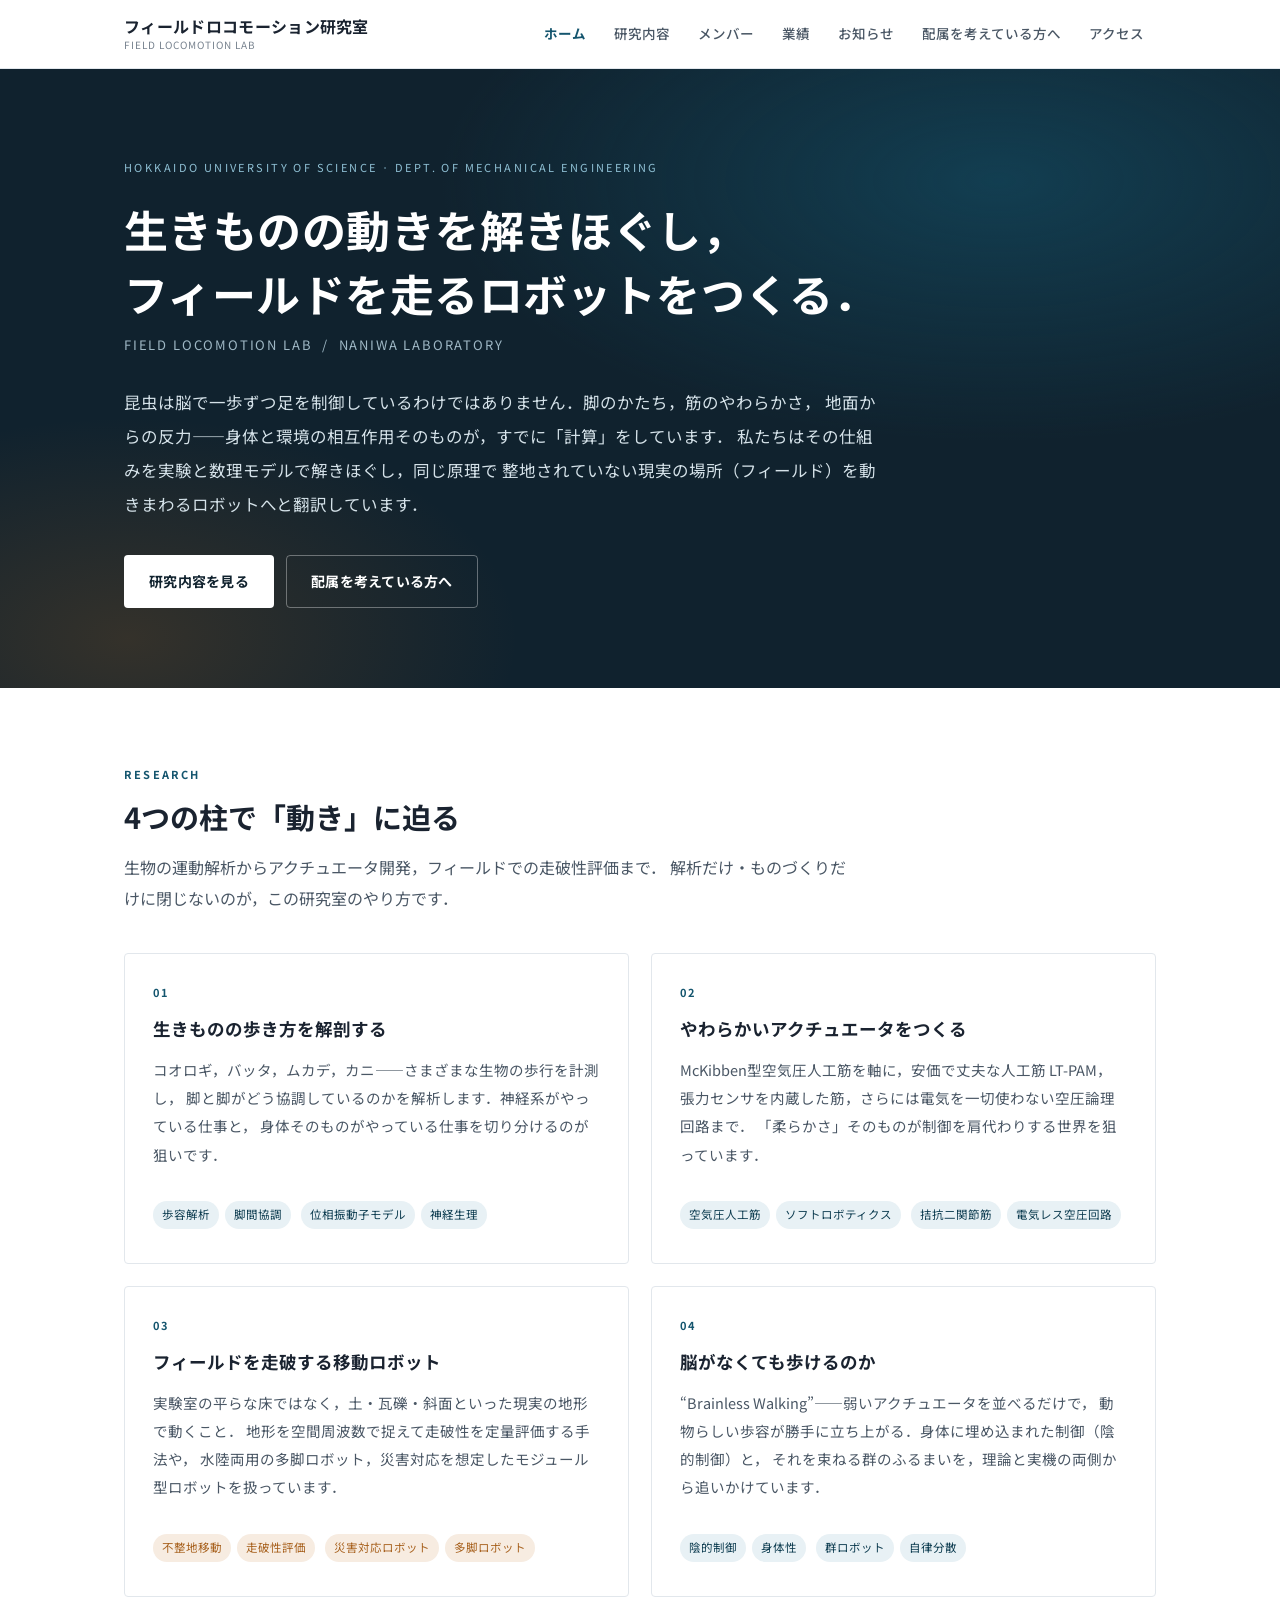
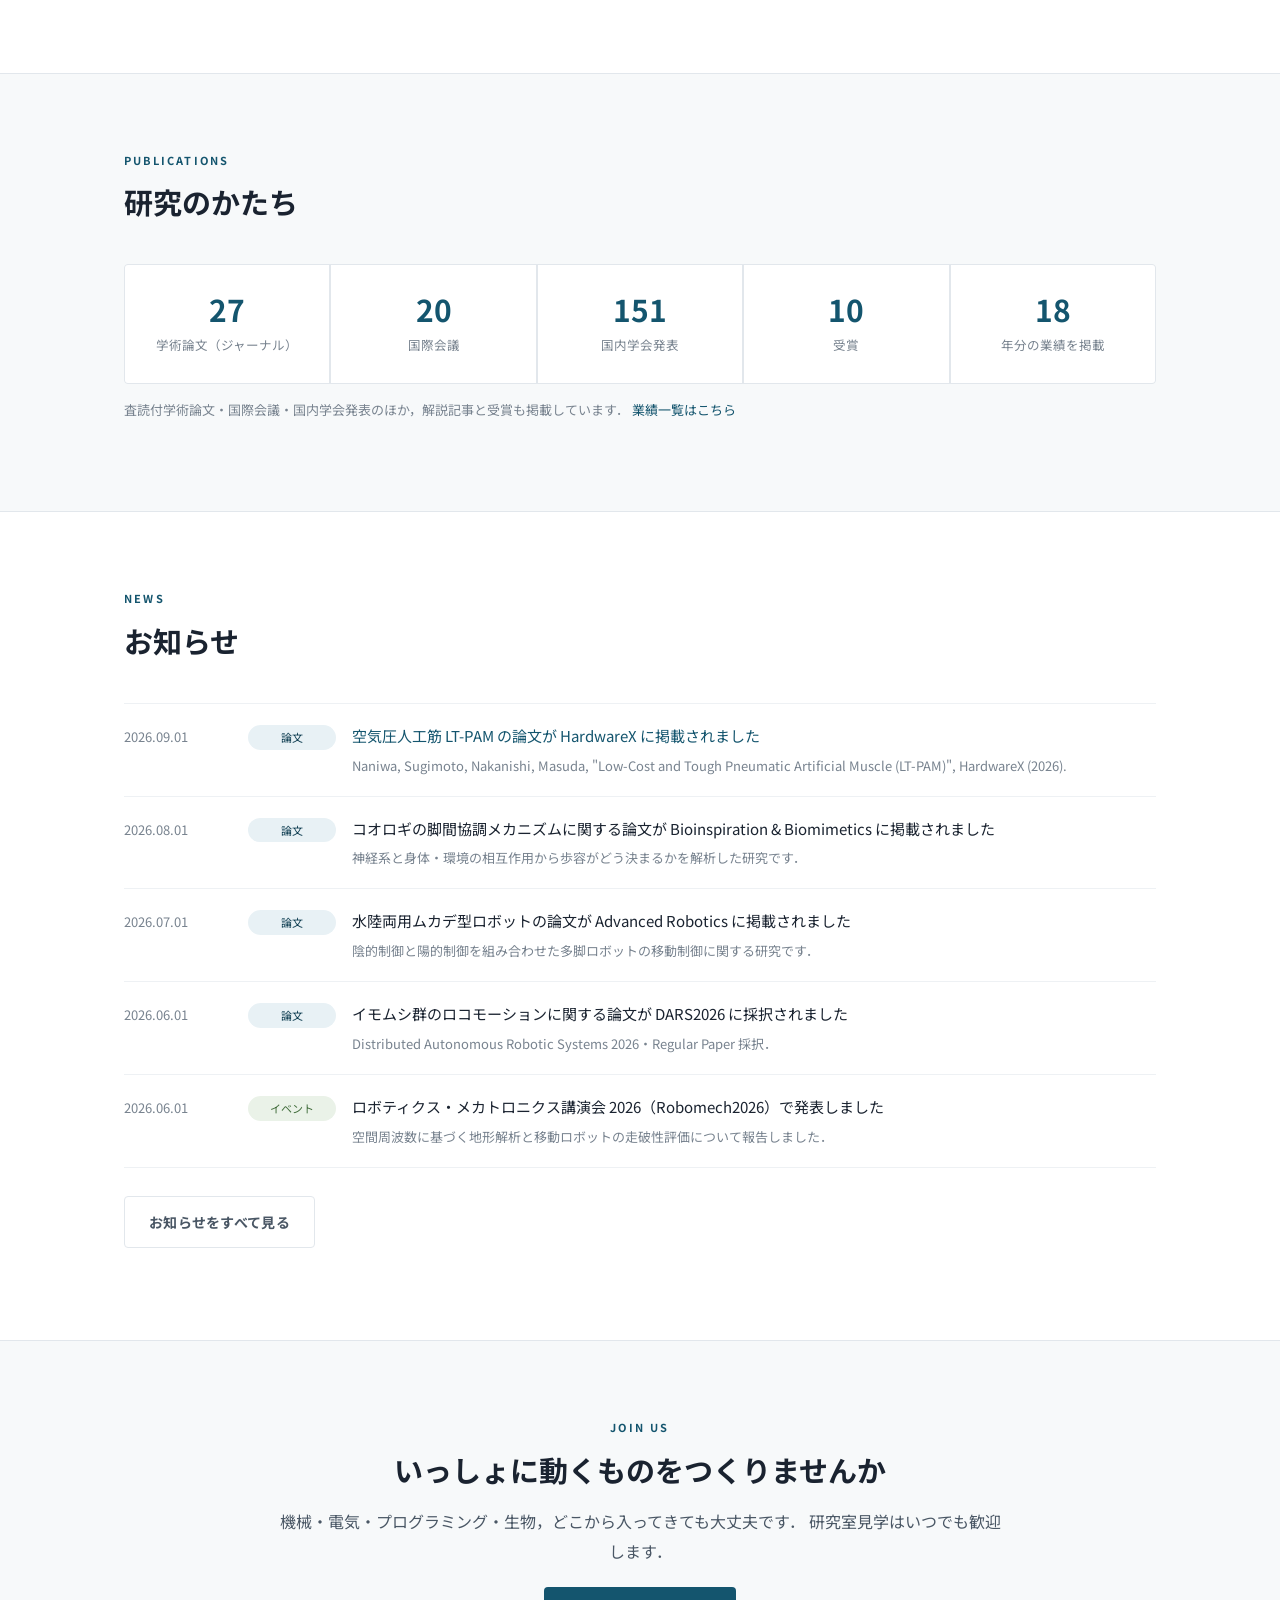
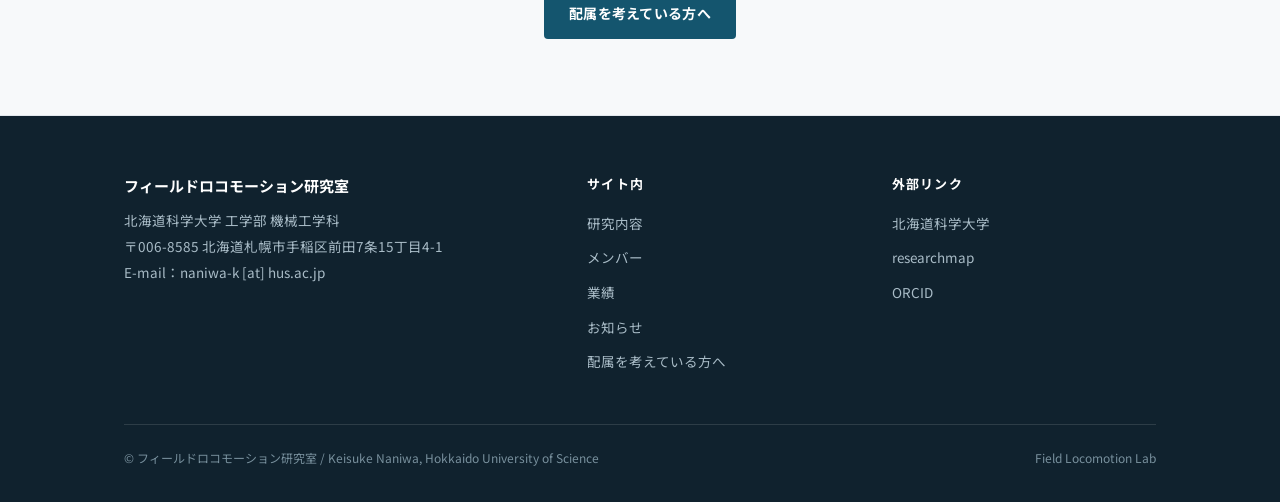
<file: index.html>
<!DOCTYPE html>
<html lang="ja">
<head>
<meta charset="UTF-8">
<meta name="viewport" content="width=device-width, initial-scale=1">
<title>フィールドロコモーション研究室 | 北海道科学大学 工学部 機械工学科 浪花研究室</title>
<meta name="description" content="北海道科学大学 工学部 機械工学科 フィールドロコモーション研究室（浪花研）の公式サイト．生物のロコモーション解析，空気圧人工筋などのソフトアクチュエータ，不整地を走破する移動ロボットの研究を行っています．">
<meta property="og:title" content="フィールドロコモーション研究室 | 北海道科学大学 工学部 機械工学科 浪花研究室">
<meta property="og:description" content="北海道科学大学 工学部 機械工学科 フィールドロコモーション研究室（浪花研）の公式サイト．生物のロコモーション解析，空気圧人工筋などのソフトアクチュエータ，不整地を走破する移動ロボットの研究を行っています．">
<meta property="og:type" content="website">
<meta property="og:site_name" content="フィールドロコモーション研究室 | 北海道科学大学 工学部 機械工学科 浪花研究室">
<link rel="preconnect" href="https://fonts.googleapis.com">
<link rel="preconnect" href="https://fonts.gstatic.com" crossorigin>
<link href="https://fonts.googleapis.com/css2?family=Noto+Sans+JP:wght@400;500;700&display=swap" rel="stylesheet">
<link rel="stylesheet" href="assets/style.css">
</head>
<body>

<header class="site-header">
  <div class="wrap header-inner">
    <div class="brand">
      <a href="index.html">
        <span class="brand-ja" data-site="lab">フィールドロコモーション研究室</span>
        <span class="brand-en" data-site="labEn">Field Locomotion Lab</span>
      </a>
    </div>
    <button class="nav-toggle" aria-expanded="false" aria-label="メニュー">MENU</button>
    <nav class="nav">
      <a href="index.html" aria-current="page">ホーム</a>
      <a href="research.html">研究内容</a>
      <a href="members.html">メンバー</a>
      <a href="publications.html">業績</a>
      <a href="news.html">お知らせ</a>
      <a href="join.html">配属を考えている方へ</a>
      <a href="access.html">アクセス</a>
    </nav>
  </div>
</header>

<section class="hero">
  <div class="wrap">
    <p class="hero-eyebrow">Hokkaido University of Science &middot; Dept. of Mechanical Engineering</p>
    <h1>生きものの動きを解きほぐし，<br>フィールドを走るロボットをつくる．</h1>
    <p class="hero-en">FIELD LOCOMOTION LAB &nbsp;/&nbsp; NANIWA LABORATORY</p>
    <p class="lead">
      昆虫は脳で一歩ずつ足を制御しているわけではありません．脚のかたち，筋のやわらかさ，
      地面からの反力——身体と環境の相互作用そのものが，すでに「計算」をしています．
      私たちはその仕組みを実験と数理モデルで解きほぐし，同じ原理で
      整地されていない現実の場所（フィールド）を動きまわるロボットへと翻訳しています．
    </p>
    <div class="hero-actions">
      <a class="btn btn-primary" href="research.html">研究内容を見る</a>
      <a class="btn btn-ghost" href="join.html">配属を考えている方へ</a>
    </div>
  </div>
</section>

<section class="section">
  <div class="wrap">
    <div class="section-head">
      <span class="eyebrow">Research</span>
      <h2>4つの柱で「動き」に迫る</h2>
      <p>生物の運動解析からアクチュエータ開発，フィールドでの走破性評価まで．
         解析だけ・ものづくりだけに閉じないのが，この研究室のやり方です．</p>
    </div>
    <div class="grid grid-2">
      <div class="card">
        <div class="num">01</div>
        <h3>生きものの歩き方を解剖する</h3>
        <p>コオロギ，バッタ，ムカデ，カニ——さまざまな生物の歩行を計測し，
           脚と脚がどう協調しているのかを解析します．神経系がやっている仕事と，
           身体そのものがやっている仕事を切り分けるのが狙いです．</p>
        <div class="tags">
          <span class="tag">歩容解析</span><span class="tag">脚間協調</span>
          <span class="tag">位相振動子モデル</span><span class="tag">神経生理</span>
        </div>
      </div>
      <div class="card">
        <div class="num">02</div>
        <h3>やわらかいアクチュエータをつくる</h3>
        <p>McKibben型空気圧人工筋を軸に，安価で丈夫な人工筋 LT-PAM，
           張力センサを内蔵した筋，さらには電気を一切使わない空圧論理回路まで．
           「柔らかさ」そのものが制御を肩代わりする世界を狙っています．</p>
        <div class="tags">
          <span class="tag">空気圧人工筋</span><span class="tag">ソフトロボティクス</span>
          <span class="tag">拮抗二関節筋</span><span class="tag">電気レス空圧回路</span>
        </div>
      </div>
      <div class="card">
        <div class="num">03</div>
        <h3>フィールドを走破する移動ロボット</h3>
        <p>実験室の平らな床ではなく，土・瓦礫・斜面といった現実の地形で動くこと．
           地形を空間周波数で捉えて走破性を定量評価する手法や，
           水陸両用の多脚ロボット，災害対応を想定したモジュール型ロボットを扱っています．</p>
        <div class="tags">
          <span class="tag tag-earth">不整地移動</span><span class="tag tag-earth">走破性評価</span>
          <span class="tag tag-earth">災害対応ロボット</span><span class="tag tag-earth">多脚ロボット</span>
        </div>
      </div>
      <div class="card">
        <div class="num">04</div>
        <h3>脳がなくても歩けるのか</h3>
        <p>“Brainless Walking”——弱いアクチュエータを並べるだけで，
           動物らしい歩容が勝手に立ち上がる．身体に埋め込まれた制御（陰的制御）と，
           それを束ねる群のふるまいを，理論と実機の両側から追いかけています．</p>
        <div class="tags">
          <span class="tag">陰的制御</span><span class="tag">身体性</span>
          <span class="tag">群ロボット</span><span class="tag">自律分散</span>
        </div>
      </div>
    </div>
  </div>
</section>

<section class="section section-alt">
  <div class="wrap">
    <div class="section-head">
      <span class="eyebrow">Publications</span>
      <h2>研究のかたち</h2>
    </div>
    <div class="stats" data-pubstats></div>
    <p class="small muted" style="margin-top:14px">
      査読付学術論文・国際会議・国内学会発表のほか，解説記事と受賞も掲載しています．
      <a href="publications.html">業績一覧はこちら</a>
    </p>
  </div>
</section>

<section class="section">
  <div class="wrap">
    <div class="section-head">
      <span class="eyebrow">News</span>
      <h2>お知らせ</h2>
    </div>
    <div data-news="5"></div>
    <p style="margin-top:28px"><a class="btn btn-line" href="news.html">お知らせをすべて見る</a></p>
  </div>
</section>

<section class="section section-alt">
  <div class="wrap narrow center">
    <div class="section-head" style="margin-bottom:20px">
      <span class="eyebrow">Join us</span>
      <h2>いっしょに動くものをつくりませんか</h2>
      <p style="margin-left:auto;margin-right:auto">
        機械・電気・プログラミング・生物，どこから入ってきても大丈夫です．
        研究室見学はいつでも歓迎します．
      </p>
    </div>
    <a class="btn btn-solid" href="join.html">配属を考えている方へ</a>
  </div>
</section>

<footer class="site-footer">
  <div class="wrap">
    <div class="footer-grid">
      <div>
        <p class="footer-lab"><span data-site="lab">フィールドロコモーション研究室</span></p>
        <p class="footer-addr">
          <span data-site="univ">北海道科学大学</span> <span data-site="dept">工学部 機械工学科</span><br>
          <span data-site="zip">〒006-8585</span> <span data-site="address">北海道札幌市手稲区前田7条15丁目4-1</span><br>
          E-mail：<span data-site="email">naniwa-k [at] hus.ac.jp</span>
        </p>
      </div>
      <div>
        <h4>サイト内</h4>
        <ul>
          <li><a href="research.html">研究内容</a></li>
          <li><a href="members.html">メンバー</a></li>
          <li><a href="publications.html">業績</a></li>
          <li><a href="news.html">お知らせ</a></li>
          <li><a href="join.html">配属を考えている方へ</a></li>
        </ul>
      </div>
      <div>
        <h4>外部リンク</h4>
        <ul>
          <li><a href="https://www.hus.ac.jp/" data-site-href="univUrl" target="_blank" rel="noopener"><span data-site="univ">北海道科学大学</span></a></li>
        </ul>
        <ul data-site-links>
          <li><a href="https://researchmap.jp/Naniwa_K" target="_blank" rel="noopener">researchmap</a></li>
          <li><a href="https://orcid.org/0000-0003-3171-958X" target="_blank" rel="noopener">ORCID</a></li>
        </ul>
      </div>
    </div>
    <div class="footer-bottom">
      <span>&copy; <span data-site="lab">フィールドロコモーション研究室</span> / <span data-site="piEn">Keisuke Naniwa</span>, <span data-site="univEn">Hokkaido University of Science</span></span>
      <span data-site="labEn">Field Locomotion Lab</span>
    </div>
  </div>
</footer>

<script src="assets/site.js"></script>

</body>
</html>
</file>
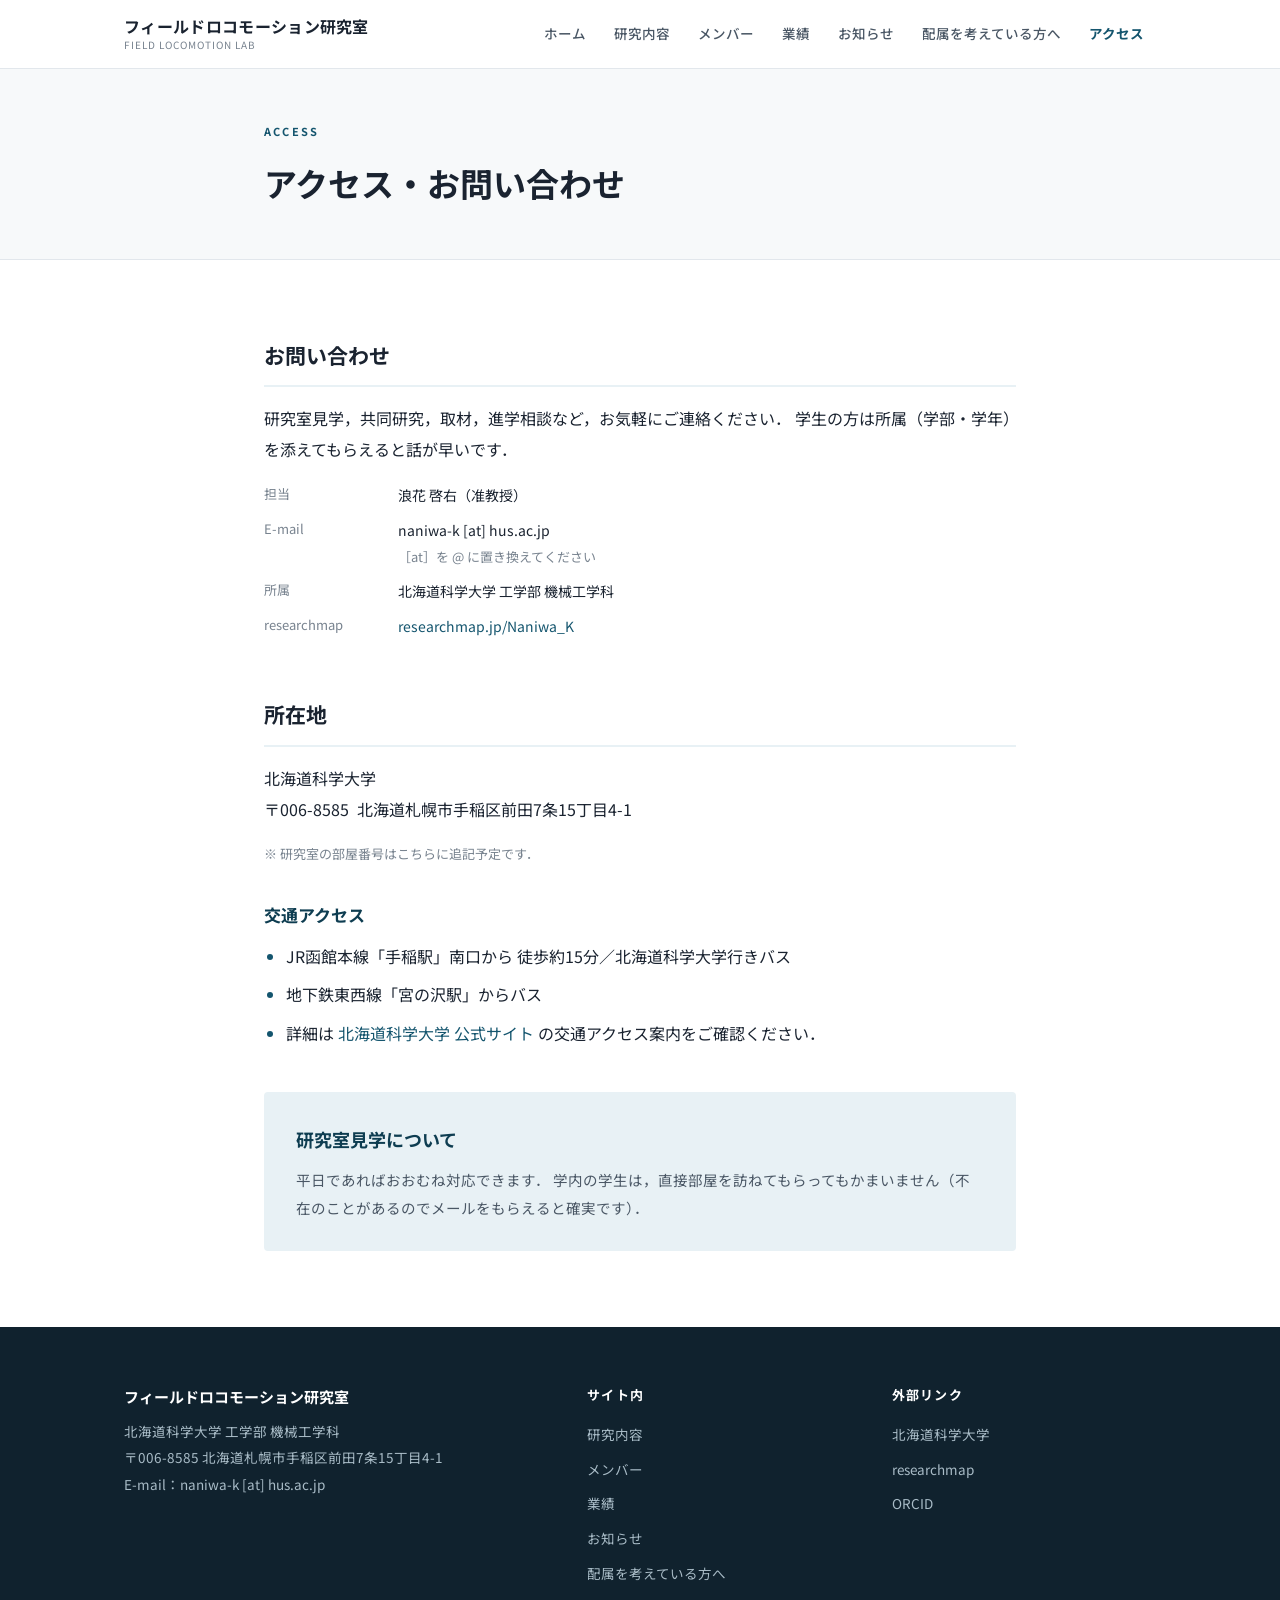
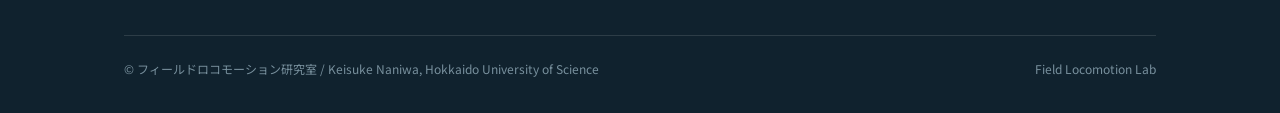
<file: access.html>
<!DOCTYPE html>
<html lang="ja">
<head>
<meta charset="UTF-8">
<meta name="viewport" content="width=device-width, initial-scale=1">
<title>アクセス・お問い合わせ | フィールドロコモーション研究室 | 北海道科学大学 機械工学科</title>
<meta name="description" content="北海道科学大学 工学部 機械工学科 フィールドロコモーション研究室（浪花研）の公式サイト．生物のロコモーション解析，空気圧人工筋などのソフトアクチュエータ，不整地を走破する移動ロボットの研究を行っています．">
<meta property="og:title" content="アクセス・お問い合わせ | フィールドロコモーション研究室 | 北海道科学大学 機械工学科">
<meta property="og:description" content="北海道科学大学 工学部 機械工学科 フィールドロコモーション研究室（浪花研）の公式サイト．生物のロコモーション解析，空気圧人工筋などのソフトアクチュエータ，不整地を走破する移動ロボットの研究を行っています．">
<meta property="og:type" content="website">
<meta property="og:site_name" content="フィールドロコモーション研究室 | 北海道科学大学 工学部 機械工学科 浪花研究室">
<link rel="preconnect" href="https://fonts.googleapis.com">
<link rel="preconnect" href="https://fonts.gstatic.com" crossorigin>
<link href="https://fonts.googleapis.com/css2?family=Noto+Sans+JP:wght@400;500;700&display=swap" rel="stylesheet">
<link rel="stylesheet" href="assets/style.css">
</head>
<body>

<header class="site-header">
  <div class="wrap header-inner">
    <div class="brand">
      <a href="index.html">
        <span class="brand-ja" data-site="lab">フィールドロコモーション研究室</span>
        <span class="brand-en" data-site="labEn">Field Locomotion Lab</span>
      </a>
    </div>
    <button class="nav-toggle" aria-expanded="false" aria-label="メニュー">MENU</button>
    <nav class="nav">
      <a href="index.html">ホーム</a>
      <a href="research.html">研究内容</a>
      <a href="members.html">メンバー</a>
      <a href="publications.html">業績</a>
      <a href="news.html">お知らせ</a>
      <a href="join.html">配属を考えている方へ</a>
      <a href="access.html" aria-current="page">アクセス</a>
    </nav>
  </div>
</header>

<div class="page-head">
  <div class="wrap narrow">
    <span class="eyebrow">Access</span>
    <h1>アクセス・お問い合わせ</h1>
    
  </div>
</div>

<section class="section">
  <div class="wrap narrow prose">

    <h2>お問い合わせ</h2>
    <p>
      研究室見学，共同研究，取材，進学相談など，お気軽にご連絡ください．
      学生の方は所属（学部・学年）を添えてもらえると話が早いです．
    </p>
    <dl class="dl" style="margin-bottom:28px">
      <dt>担当</dt><dd>浪花 啓右（准教授）</dd>
      <dt>E-mail</dt><dd>naniwa-k [at] hus.ac.jp<br><span class="small muted">［at］を @ に置き換えてください</span></dd>
      <dt>所属</dt><dd>北海道科学大学 工学部 機械工学科</dd>
      <dt>researchmap</dt><dd><a href="https://researchmap.jp/Naniwa_K" target="_blank" rel="noopener">researchmap.jp/Naniwa_K</a></dd>
    </dl>

    <h2>所在地</h2>
    <p>
      北海道科学大学<br>
      〒006-8585 &nbsp;北海道札幌市手稲区前田7条15丁目4-1
    </p>
    <p class="small muted">※ 研究室の部屋番号はこちらに追記予定です．</p>

    <h3>交通アクセス</h3>
    <ul>
      <li>JR函館本線「手稲駅」南口から 徒歩約15分／北海道科学大学行きバス</li>
      <li>地下鉄東西線「宮の沢駅」からバス</li>
      <li>詳細は
        <a href="https://www.hus.ac.jp/" target="_blank" rel="noopener">北海道科学大学 公式サイト</a>
        の交通アクセス案内をご確認ください．</li>
    </ul>

    <div class="callout">
      <h3>研究室見学について</h3>
      <p>
        平日であればおおむね対応できます．
        学内の学生は，直接部屋を訪ねてもらってもかまいません（不在のことがあるのでメールをもらえると確実です）．
      </p>
    </div>

  </div>
</section>

<footer class="site-footer">
  <div class="wrap">
    <div class="footer-grid">
      <div>
        <p class="footer-lab"><span data-site="lab">フィールドロコモーション研究室</span></p>
        <p class="footer-addr">
          <span data-site="univ">北海道科学大学</span> <span data-site="dept">工学部 機械工学科</span><br>
          <span data-site="zip">〒006-8585</span> <span data-site="address">北海道札幌市手稲区前田7条15丁目4-1</span><br>
          E-mail：<span data-site="email">naniwa-k [at] hus.ac.jp</span>
        </p>
      </div>
      <div>
        <h4>サイト内</h4>
        <ul>
          <li><a href="research.html">研究内容</a></li>
          <li><a href="members.html">メンバー</a></li>
          <li><a href="publications.html">業績</a></li>
          <li><a href="news.html">お知らせ</a></li>
          <li><a href="join.html">配属を考えている方へ</a></li>
        </ul>
      </div>
      <div>
        <h4>外部リンク</h4>
        <ul>
          <li><a href="https://www.hus.ac.jp/" data-site-href="univUrl" target="_blank" rel="noopener"><span data-site="univ">北海道科学大学</span></a></li>
        </ul>
        <ul data-site-links>
          <li><a href="https://researchmap.jp/Naniwa_K" target="_blank" rel="noopener">researchmap</a></li>
          <li><a href="https://orcid.org/0000-0003-3171-958X" target="_blank" rel="noopener">ORCID</a></li>
        </ul>
      </div>
    </div>
    <div class="footer-bottom">
      <span>&copy; <span data-site="lab">フィールドロコモーション研究室</span> / <span data-site="piEn">Keisuke Naniwa</span>, <span data-site="univEn">Hokkaido University of Science</span></span>
      <span data-site="labEn">Field Locomotion Lab</span>
    </div>
  </div>
</footer>

<script src="assets/site.js"></script>

</body>
</html>
</file>
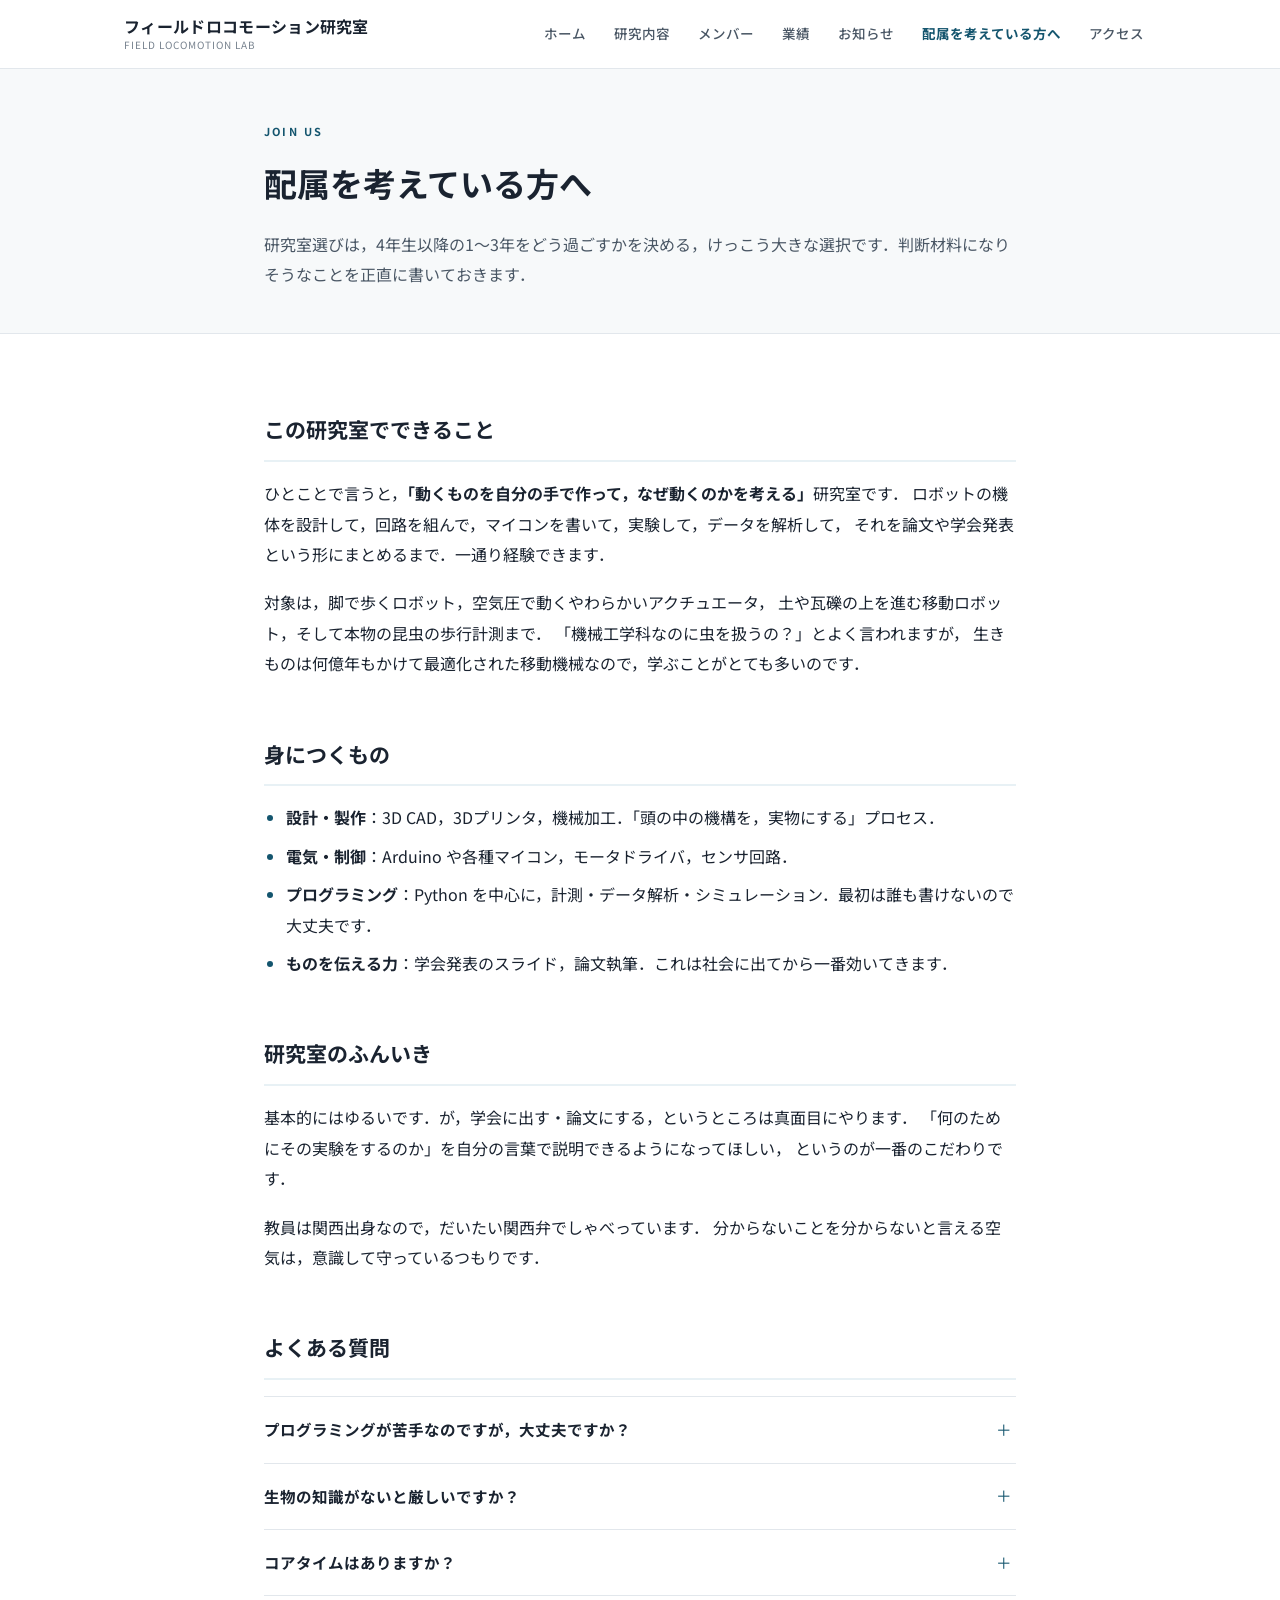
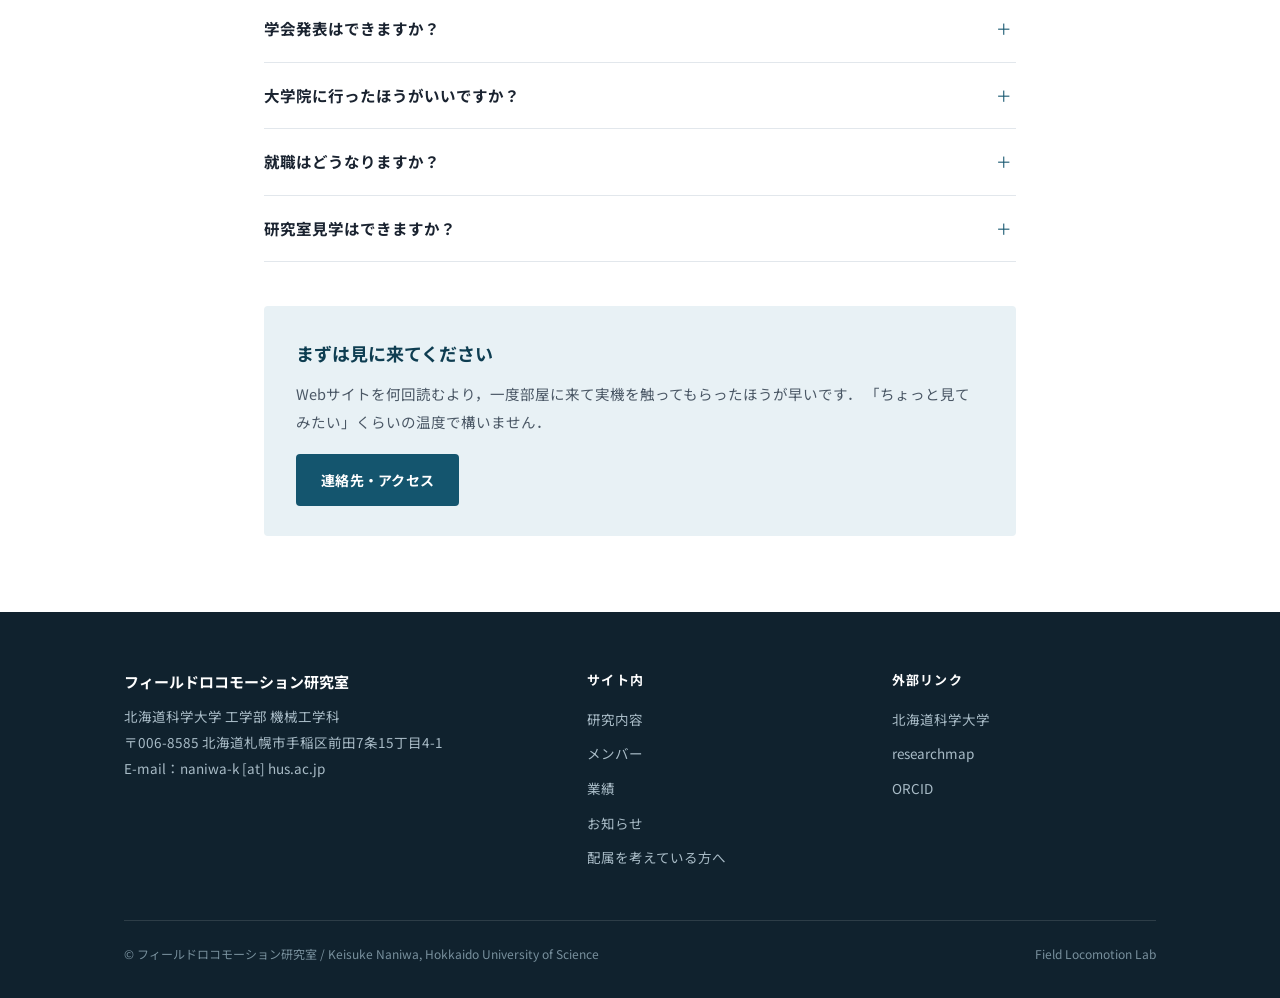
<file: join.html>
<!DOCTYPE html>
<html lang="ja">
<head>
<meta charset="UTF-8">
<meta name="viewport" content="width=device-width, initial-scale=1">
<title>配属を考えている方へ | フィールドロコモーション研究室 | 北海道科学大学 機械工学科</title>
<meta name="description" content="北海道科学大学 工学部 機械工学科 フィールドロコモーション研究室（浪花研）の公式サイト．生物のロコモーション解析，空気圧人工筋などのソフトアクチュエータ，不整地を走破する移動ロボットの研究を行っています．">
<meta property="og:title" content="配属を考えている方へ | フィールドロコモーション研究室 | 北海道科学大学 機械工学科">
<meta property="og:description" content="北海道科学大学 工学部 機械工学科 フィールドロコモーション研究室（浪花研）の公式サイト．生物のロコモーション解析，空気圧人工筋などのソフトアクチュエータ，不整地を走破する移動ロボットの研究を行っています．">
<meta property="og:type" content="website">
<meta property="og:site_name" content="フィールドロコモーション研究室 | 北海道科学大学 工学部 機械工学科 浪花研究室">
<link rel="preconnect" href="https://fonts.googleapis.com">
<link rel="preconnect" href="https://fonts.gstatic.com" crossorigin>
<link href="https://fonts.googleapis.com/css2?family=Noto+Sans+JP:wght@400;500;700&display=swap" rel="stylesheet">
<link rel="stylesheet" href="assets/style.css">
</head>
<body>

<header class="site-header">
  <div class="wrap header-inner">
    <div class="brand">
      <a href="index.html">
        <span class="brand-ja" data-site="lab">フィールドロコモーション研究室</span>
        <span class="brand-en" data-site="labEn">Field Locomotion Lab</span>
      </a>
    </div>
    <button class="nav-toggle" aria-expanded="false" aria-label="メニュー">MENU</button>
    <nav class="nav">
      <a href="index.html">ホーム</a>
      <a href="research.html">研究内容</a>
      <a href="members.html">メンバー</a>
      <a href="publications.html">業績</a>
      <a href="news.html">お知らせ</a>
      <a href="join.html" aria-current="page">配属を考えている方へ</a>
      <a href="access.html">アクセス</a>
    </nav>
  </div>
</header>

<div class="page-head">
  <div class="wrap narrow">
    <span class="eyebrow">Join us</span>
    <h1>配属を考えている方へ</h1>
    <p>研究室選びは，4年生以降の1〜3年をどう過ごすかを決める，けっこう大きな選択です．判断材料になりそうなことを正直に書いておきます．</p>
  </div>
</div>

<section class="section">
  <div class="wrap narrow prose">

    <h2>この研究室でできること</h2>
    <p>
      ひとことで言うと，<strong>「動くものを自分の手で作って，なぜ動くのかを考える」</strong>研究室です．
      ロボットの機体を設計して，回路を組んで，マイコンを書いて，実験して，データを解析して，
      それを論文や学会発表という形にまとめるまで．一通り経験できます．
    </p>
    <p>
      対象は，脚で歩くロボット，空気圧で動くやわらかいアクチュエータ，
      土や瓦礫の上を進む移動ロボット，そして本物の昆虫の歩行計測まで．
      「機械工学科なのに虫を扱うの？」とよく言われますが，
      生きものは何億年もかけて最適化された移動機械なので，学ぶことがとても多いのです．
    </p>

    <h2>身につくもの</h2>
    <ul>
      <li><strong>設計・製作</strong>：3D CAD，3Dプリンタ，機械加工．「頭の中の機構を，実物にする」プロセス．</li>
      <li><strong>電気・制御</strong>：Arduino や各種マイコン，モータドライバ，センサ回路．</li>
      <li><strong>プログラミング</strong>：Python を中心に，計測・データ解析・シミュレーション．最初は誰も書けないので大丈夫です．</li>
      <li><strong>ものを伝える力</strong>：学会発表のスライド，論文執筆．これは社会に出てから一番効いてきます．</li>
    </ul>

    <h2>研究室のふんいき</h2>
    <p>
      基本的にはゆるいです．が，学会に出す・論文にする，というところは真面目にやります．
      「何のためにその実験をするのか」を自分の言葉で説明できるようになってほしい，
      というのが一番のこだわりです．
    </p>
    <p>
      教員は関西出身なので，だいたい関西弁でしゃべっています．
      分からないことを分からないと言える空気は，意識して守っているつもりです．
    </p>

    <h2>よくある質問</h2>
    <div class="qa">
      <details>
        <summary>プログラミングが苦手なのですが，大丈夫ですか？</summary>
        <div class="answer">
          <p>大丈夫です．配属時点でスラスラ書ける学生は，正直ほとんどいません．
             必要になったところから少しずつ覚えていけば間に合います．
             むしろ「手を動かして試す」ことを面倒がらない人のほうが伸びます．</p>
        </div>
      </details>
      <details>
        <summary>生物の知識がないと厳しいですか？</summary>
        <div class="answer">
          <p>まったく必要ありません．こちらも機械屋として虫を見ています．
             必要な生物の話は，そのつど一緒に勉強します．
             もちろん，生きものに興味がある人は楽しいと思います．</p>
        </div>
      </details>
      <details>
        <summary>コアタイムはありますか？</summary>
        <div class="answer">
          <p>厳格なコアタイムは設けていません．ただし，研究は時間をかけた分だけ進みます．
             週に一度の進捗報告（ゼミ）があるので，そこに何かしら持ってこられるペースで来てもらうことになります．
             アルバイトや部活との両立は，相談してもらえれば調整します．</p>
        </div>
      </details>
      <details>
        <summary>学会発表はできますか？</summary>
        <div class="answer">
          <p>できます．というより，成果が出たら積極的に出してもらいます．
             ロボティクス・メカトロニクス講演会（ROBOMECH）をはじめとする国内学会が中心ですが，
             内容次第では国際会議も視野に入ります．
             人前で自分の研究を話す経験は，就職活動でも効きます．</p>
        </div>
      </details>
      <details>
        <summary>大学院に行ったほうがいいですか？</summary>
        <div class="answer">
          <p>研究を面白いと思えたなら，強くおすすめします．
             4年生の1年間だと，どうしても「立ち上げて終わり」になりがちで，
             一番面白い「分かってきた」局面に入る前に卒業してしまうことが多いです．
             一方で，学部で就職する人も当然います．無理に勧めることはしません．</p>
        </div>
      </details>
      <details>
        <summary>就職はどうなりますか？</summary>
        <div class="answer">
          <p>機械設計，電気・制御系，生産技術など，ものづくり系の進路が中心です．
             研究室で「設計して，作って，測って，まとめる」を一周した経験は，
             そのまま面接で話せる材料になります．</p>
        </div>
      </details>
      <details>
        <summary>研究室見学はできますか？</summary>
        <div class="answer">
          <p>いつでも歓迎します．メールで連絡をもらえれば日程を調整します．
             実際に動いているロボットを見てもらうのが一番早いです．
             他大学からの進学相談も受け付けています．</p>
        </div>
      </details>
    </div>

    <div class="callout">
      <h3>まずは見に来てください</h3>
      <p>
        Webサイトを何回読むより，一度部屋に来て実機を触ってもらったほうが早いです．
        「ちょっと見てみたい」くらいの温度で構いません．
      </p>
      <p><a class="btn btn-solid" href="access.html">連絡先・アクセス</a></p>
    </div>

  </div>
</section>

<footer class="site-footer">
  <div class="wrap">
    <div class="footer-grid">
      <div>
        <p class="footer-lab"><span data-site="lab">フィールドロコモーション研究室</span></p>
        <p class="footer-addr">
          <span data-site="univ">北海道科学大学</span> <span data-site="dept">工学部 機械工学科</span><br>
          <span data-site="zip">〒006-8585</span> <span data-site="address">北海道札幌市手稲区前田7条15丁目4-1</span><br>
          E-mail：<span data-site="email">naniwa-k [at] hus.ac.jp</span>
        </p>
      </div>
      <div>
        <h4>サイト内</h4>
        <ul>
          <li><a href="research.html">研究内容</a></li>
          <li><a href="members.html">メンバー</a></li>
          <li><a href="publications.html">業績</a></li>
          <li><a href="news.html">お知らせ</a></li>
          <li><a href="join.html">配属を考えている方へ</a></li>
        </ul>
      </div>
      <div>
        <h4>外部リンク</h4>
        <ul>
          <li><a href="https://www.hus.ac.jp/" data-site-href="univUrl" target="_blank" rel="noopener"><span data-site="univ">北海道科学大学</span></a></li>
        </ul>
        <ul data-site-links>
          <li><a href="https://researchmap.jp/Naniwa_K" target="_blank" rel="noopener">researchmap</a></li>
          <li><a href="https://orcid.org/0000-0003-3171-958X" target="_blank" rel="noopener">ORCID</a></li>
        </ul>
      </div>
    </div>
    <div class="footer-bottom">
      <span>&copy; <span data-site="lab">フィールドロコモーション研究室</span> / <span data-site="piEn">Keisuke Naniwa</span>, <span data-site="univEn">Hokkaido University of Science</span></span>
      <span data-site="labEn">Field Locomotion Lab</span>
    </div>
  </div>
</footer>

<script src="assets/site.js"></script>

</body>
</html>
</file>
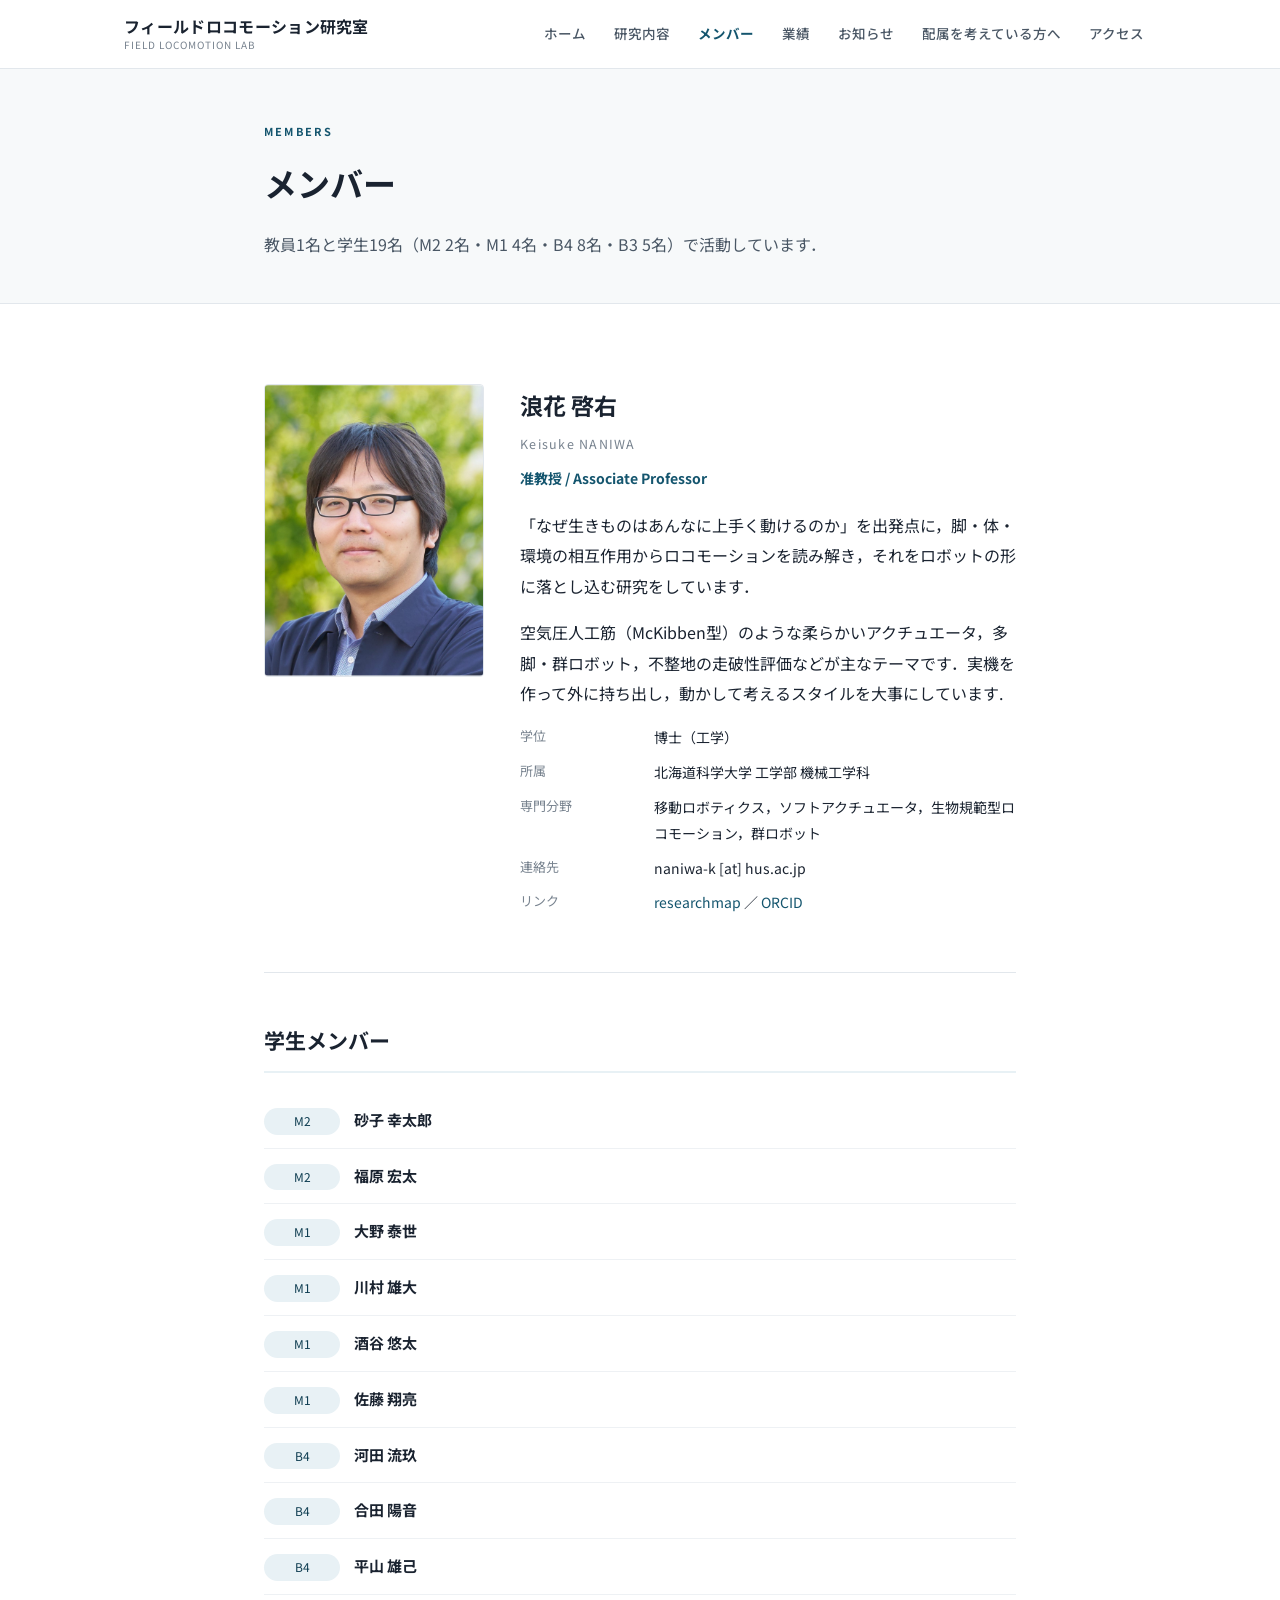
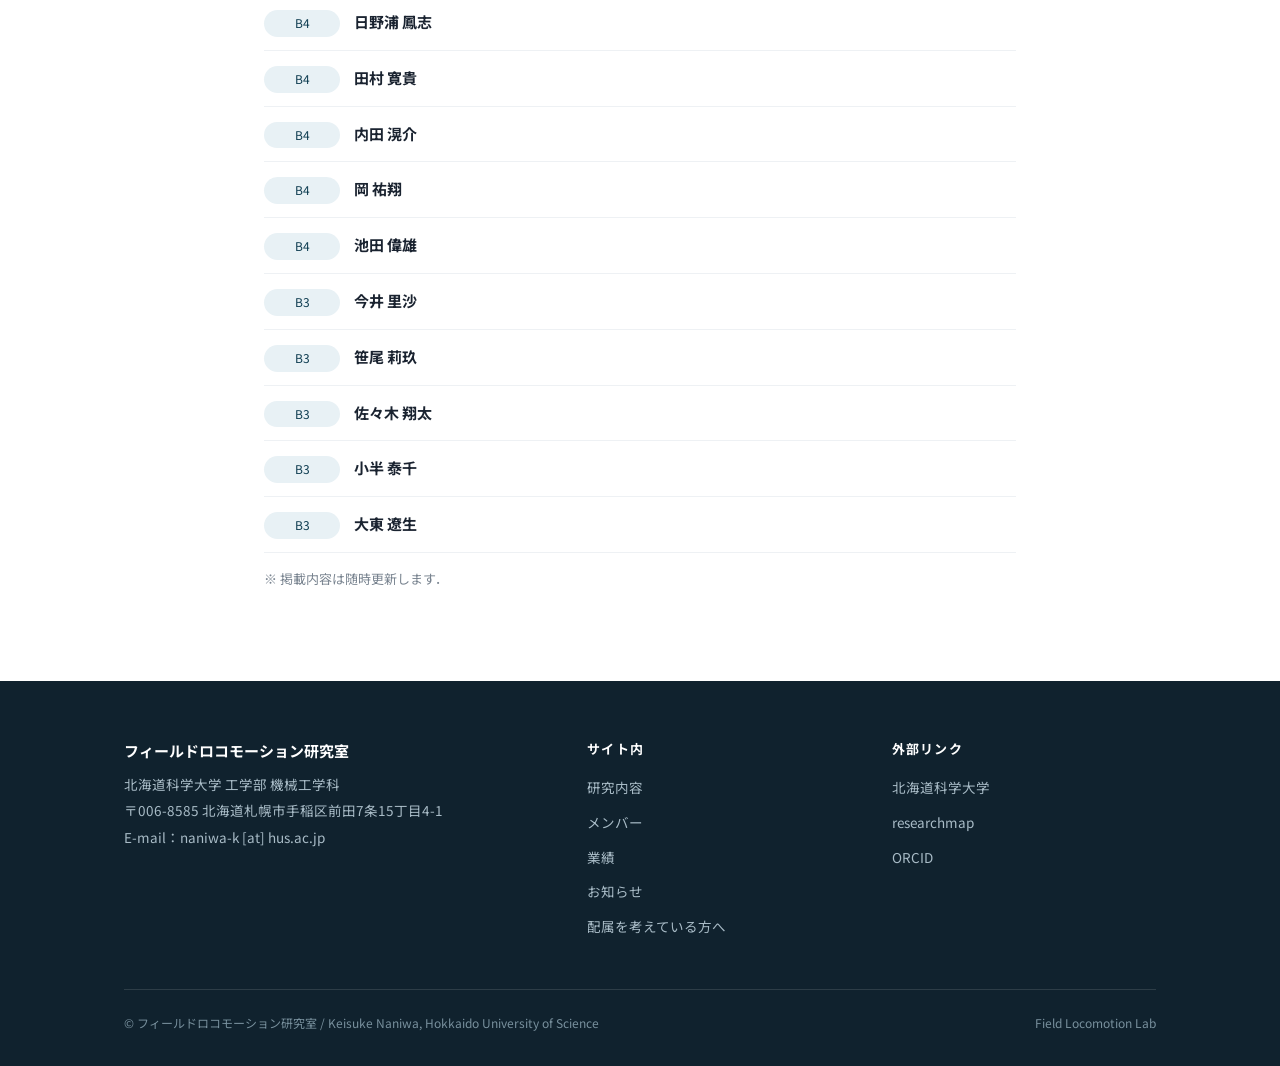
<file: members.html>
<!DOCTYPE html>
<html lang="ja">
<head>
<meta charset="UTF-8">
<meta name="viewport" content="width=device-width, initial-scale=1">
<title>メンバー | フィールドロコモーション研究室 | 北海道科学大学 機械工学科</title>
<meta name="description" content="北海道科学大学 工学部 機械工学科 フィールドロコモーション研究室（浪花研）の公式サイト．生物のロコモーション解析，空気圧人工筋などのソフトアクチュエータ，不整地を走破する移動ロボットの研究を行っています．">
<meta property="og:title" content="メンバー | フィールドロコモーション研究室 | 北海道科学大学 機械工学科">
<meta property="og:description" content="北海道科学大学 工学部 機械工学科 フィールドロコモーション研究室（浪花研）の公式サイト．生物のロコモーション解析，空気圧人工筋などのソフトアクチュエータ，不整地を走破する移動ロボットの研究を行っています．">
<meta property="og:type" content="website">
<meta property="og:site_name" content="フィールドロコモーション研究室 | 北海道科学大学 工学部 機械工学科 浪花研究室">
<link rel="preconnect" href="https://fonts.googleapis.com">
<link rel="preconnect" href="https://fonts.gstatic.com" crossorigin>
<link href="https://fonts.googleapis.com/css2?family=Noto+Sans+JP:wght@400;500;700&display=swap" rel="stylesheet">
<link rel="stylesheet" href="assets/style.css">
</head>
<body>

<header class="site-header">
  <div class="wrap header-inner">
    <div class="brand">
      <a href="index.html">
        <span class="brand-ja" data-site="lab">フィールドロコモーション研究室</span>
        <span class="brand-en" data-site="labEn">Field Locomotion Lab</span>
      </a>
    </div>
    <button class="nav-toggle" aria-expanded="false" aria-label="メニュー">MENU</button>
    <nav class="nav">
      <a href="index.html">ホーム</a>
      <a href="research.html">研究内容</a>
      <a href="members.html" aria-current="page">メンバー</a>
      <a href="publications.html">業績</a>
      <a href="news.html">お知らせ</a>
      <a href="join.html">配属を考えている方へ</a>
      <a href="access.html">アクセス</a>
    </nav>
  </div>
</header>

<div class="page-head">
  <div class="wrap narrow">
    <span class="eyebrow">Members</span>
    <h1>メンバー</h1>
    <p>教員1名と学生19名（M2 2名・M1 4名・B4 8名・B3 5名）で活動しています．</p>
  </div>
</div>

<section class="section">
  <div class="wrap narrow">
    <div data-faculty></div>

    <hr class="hr">

    <h2 style="font-size:21px;margin:0 0 20px;padding-bottom:10px;border-bottom:2px solid var(--accent-lt)">学生メンバー</h2>
    <div data-students></div>

    <p class="small muted" style="margin-top:14px">※ 掲載内容は随時更新します．</p>
  </div>
</section>

<footer class="site-footer">
  <div class="wrap">
    <div class="footer-grid">
      <div>
        <p class="footer-lab"><span data-site="lab">フィールドロコモーション研究室</span></p>
        <p class="footer-addr">
          <span data-site="univ">北海道科学大学</span> <span data-site="dept">工学部 機械工学科</span><br>
          <span data-site="zip">〒006-8585</span> <span data-site="address">北海道札幌市手稲区前田7条15丁目4-1</span><br>
          E-mail：<span data-site="email">naniwa-k [at] hus.ac.jp</span>
        </p>
      </div>
      <div>
        <h4>サイト内</h4>
        <ul>
          <li><a href="research.html">研究内容</a></li>
          <li><a href="members.html">メンバー</a></li>
          <li><a href="publications.html">業績</a></li>
          <li><a href="news.html">お知らせ</a></li>
          <li><a href="join.html">配属を考えている方へ</a></li>
        </ul>
      </div>
      <div>
        <h4>外部リンク</h4>
        <ul>
          <li><a href="https://www.hus.ac.jp/" data-site-href="univUrl" target="_blank" rel="noopener"><span data-site="univ">北海道科学大学</span></a></li>
        </ul>
        <ul data-site-links>
          <li><a href="https://researchmap.jp/Naniwa_K" target="_blank" rel="noopener">researchmap</a></li>
          <li><a href="https://orcid.org/0000-0003-3171-958X" target="_blank" rel="noopener">ORCID</a></li>
        </ul>
      </div>
    </div>
    <div class="footer-bottom">
      <span>&copy; <span data-site="lab">フィールドロコモーション研究室</span> / <span data-site="piEn">Keisuke Naniwa</span>, <span data-site="univEn">Hokkaido University of Science</span></span>
      <span data-site="labEn">Field Locomotion Lab</span>
    </div>
  </div>
</footer>

<script src="assets/site.js"></script>

</body>
</html>
</file>
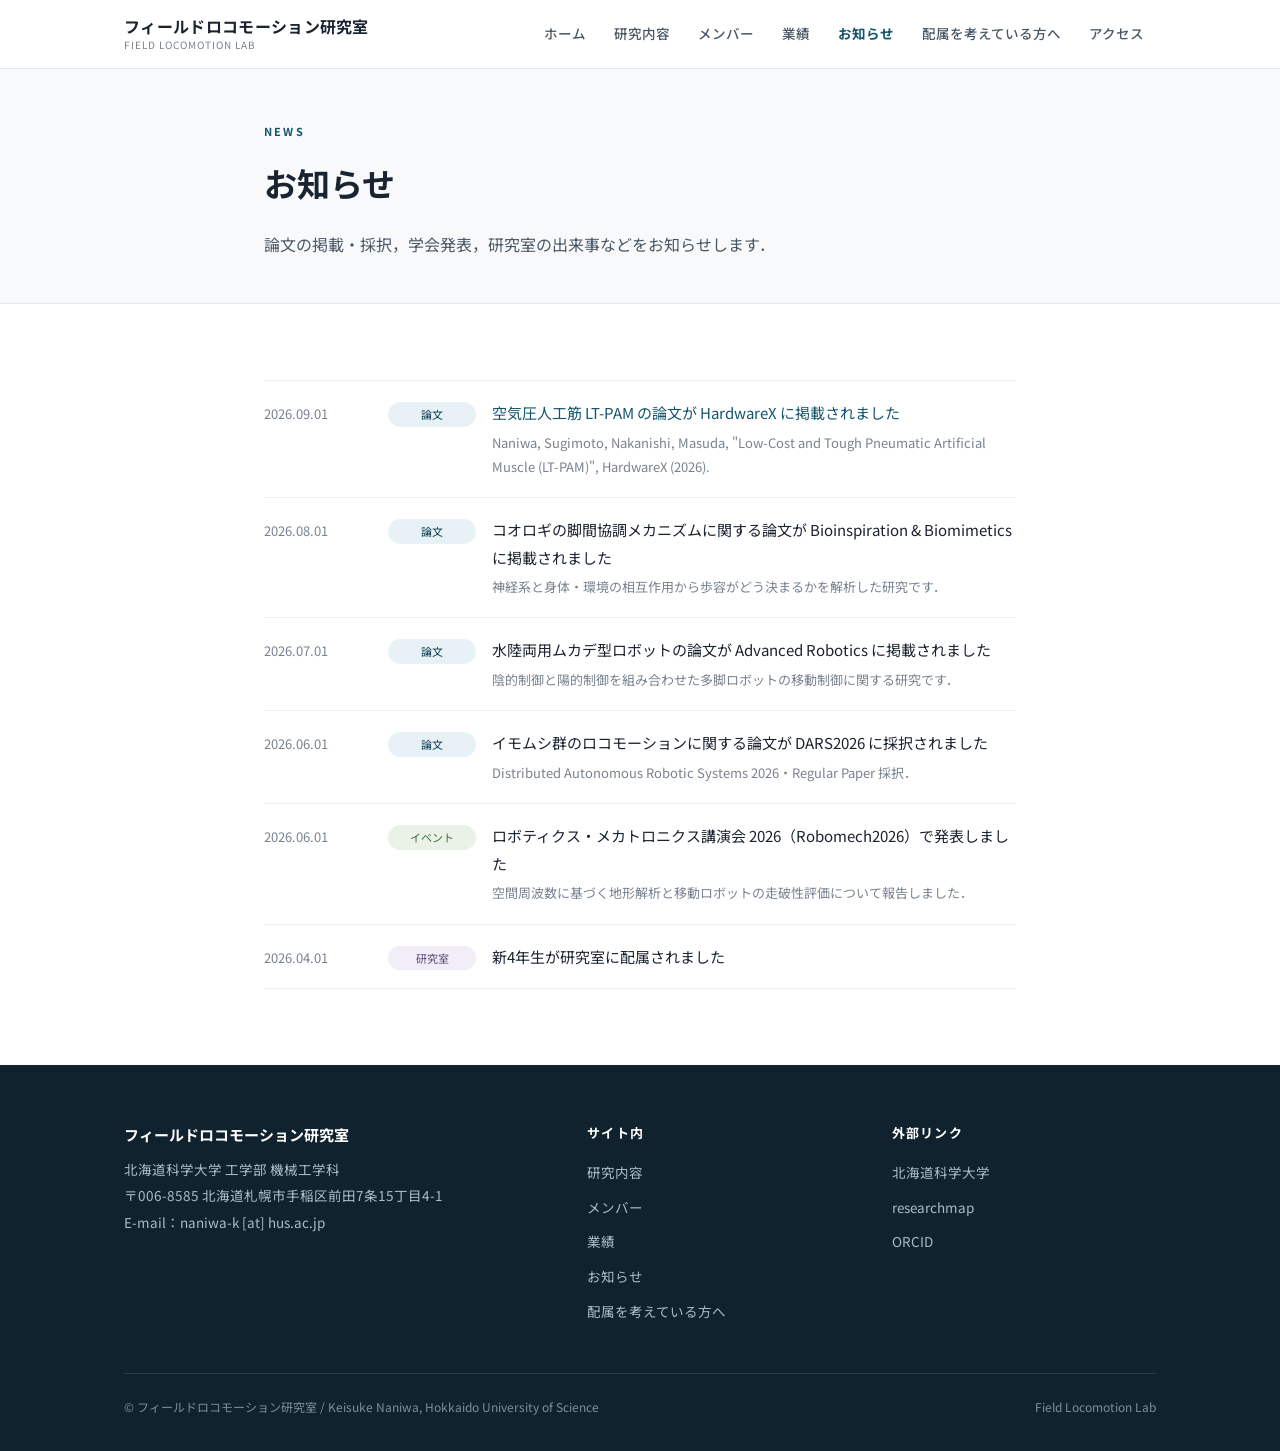
<file: news.html>
<!DOCTYPE html>
<html lang="ja">
<head>
<meta charset="UTF-8">
<meta name="viewport" content="width=device-width, initial-scale=1">
<title>お知らせ | フィールドロコモーション研究室 | 北海道科学大学 機械工学科</title>
<meta name="description" content="北海道科学大学 工学部 機械工学科 フィールドロコモーション研究室（浪花研）の公式サイト．生物のロコモーション解析，空気圧人工筋などのソフトアクチュエータ，不整地を走破する移動ロボットの研究を行っています．">
<meta property="og:title" content="お知らせ | フィールドロコモーション研究室 | 北海道科学大学 機械工学科">
<meta property="og:description" content="北海道科学大学 工学部 機械工学科 フィールドロコモーション研究室（浪花研）の公式サイト．生物のロコモーション解析，空気圧人工筋などのソフトアクチュエータ，不整地を走破する移動ロボットの研究を行っています．">
<meta property="og:type" content="website">
<meta property="og:site_name" content="フィールドロコモーション研究室 | 北海道科学大学 工学部 機械工学科 浪花研究室">
<link rel="preconnect" href="https://fonts.googleapis.com">
<link rel="preconnect" href="https://fonts.gstatic.com" crossorigin>
<link href="https://fonts.googleapis.com/css2?family=Noto+Sans+JP:wght@400;500;700&display=swap" rel="stylesheet">
<link rel="stylesheet" href="assets/style.css">
</head>
<body>

<header class="site-header">
  <div class="wrap header-inner">
    <div class="brand">
      <a href="index.html">
        <span class="brand-ja" data-site="lab">フィールドロコモーション研究室</span>
        <span class="brand-en" data-site="labEn">Field Locomotion Lab</span>
      </a>
    </div>
    <button class="nav-toggle" aria-expanded="false" aria-label="メニュー">MENU</button>
    <nav class="nav">
      <a href="index.html">ホーム</a>
      <a href="research.html">研究内容</a>
      <a href="members.html">メンバー</a>
      <a href="publications.html">業績</a>
      <a href="news.html" aria-current="page">お知らせ</a>
      <a href="join.html">配属を考えている方へ</a>
      <a href="access.html">アクセス</a>
    </nav>
  </div>
</header>

<div class="page-head">
  <div class="wrap narrow">
    <span class="eyebrow">News</span>
    <h1>お知らせ</h1>
    <p>論文の掲載・採択，学会発表，研究室の出来事などをお知らせします．</p>
  </div>
</div>

<section class="section">
  <div class="wrap narrow">
    <div data-news="0"></div>
  </div>
</section>

<footer class="site-footer">
  <div class="wrap">
    <div class="footer-grid">
      <div>
        <p class="footer-lab"><span data-site="lab">フィールドロコモーション研究室</span></p>
        <p class="footer-addr">
          <span data-site="univ">北海道科学大学</span> <span data-site="dept">工学部 機械工学科</span><br>
          <span data-site="zip">〒006-8585</span> <span data-site="address">北海道札幌市手稲区前田7条15丁目4-1</span><br>
          E-mail：<span data-site="email">naniwa-k [at] hus.ac.jp</span>
        </p>
      </div>
      <div>
        <h4>サイト内</h4>
        <ul>
          <li><a href="research.html">研究内容</a></li>
          <li><a href="members.html">メンバー</a></li>
          <li><a href="publications.html">業績</a></li>
          <li><a href="news.html">お知らせ</a></li>
          <li><a href="join.html">配属を考えている方へ</a></li>
        </ul>
      </div>
      <div>
        <h4>外部リンク</h4>
        <ul>
          <li><a href="https://www.hus.ac.jp/" data-site-href="univUrl" target="_blank" rel="noopener"><span data-site="univ">北海道科学大学</span></a></li>
        </ul>
        <ul data-site-links>
          <li><a href="https://researchmap.jp/Naniwa_K" target="_blank" rel="noopener">researchmap</a></li>
          <li><a href="https://orcid.org/0000-0003-3171-958X" target="_blank" rel="noopener">ORCID</a></li>
        </ul>
      </div>
    </div>
    <div class="footer-bottom">
      <span>&copy; <span data-site="lab">フィールドロコモーション研究室</span> / <span data-site="piEn">Keisuke Naniwa</span>, <span data-site="univEn">Hokkaido University of Science</span></span>
      <span data-site="labEn">Field Locomotion Lab</span>
    </div>
  </div>
</footer>

<script src="assets/site.js"></script>

</body>
</html>
</file>
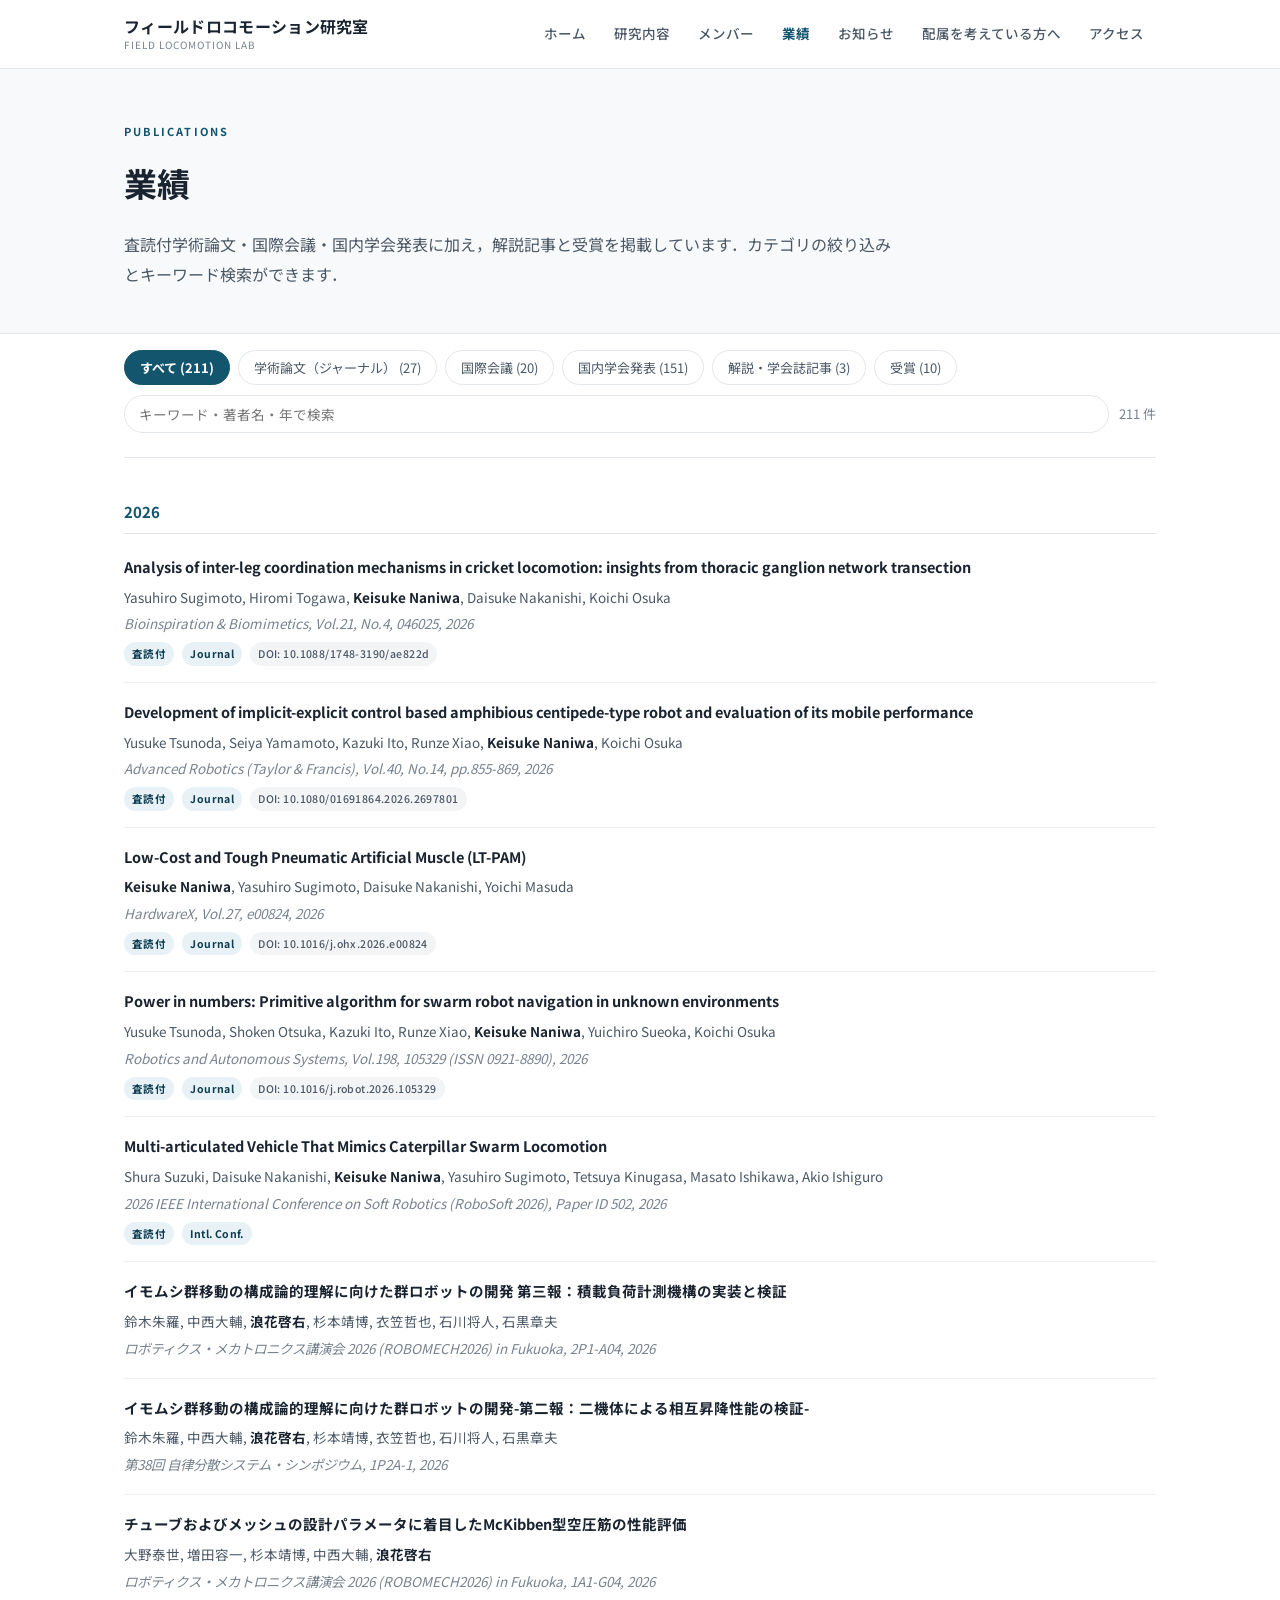
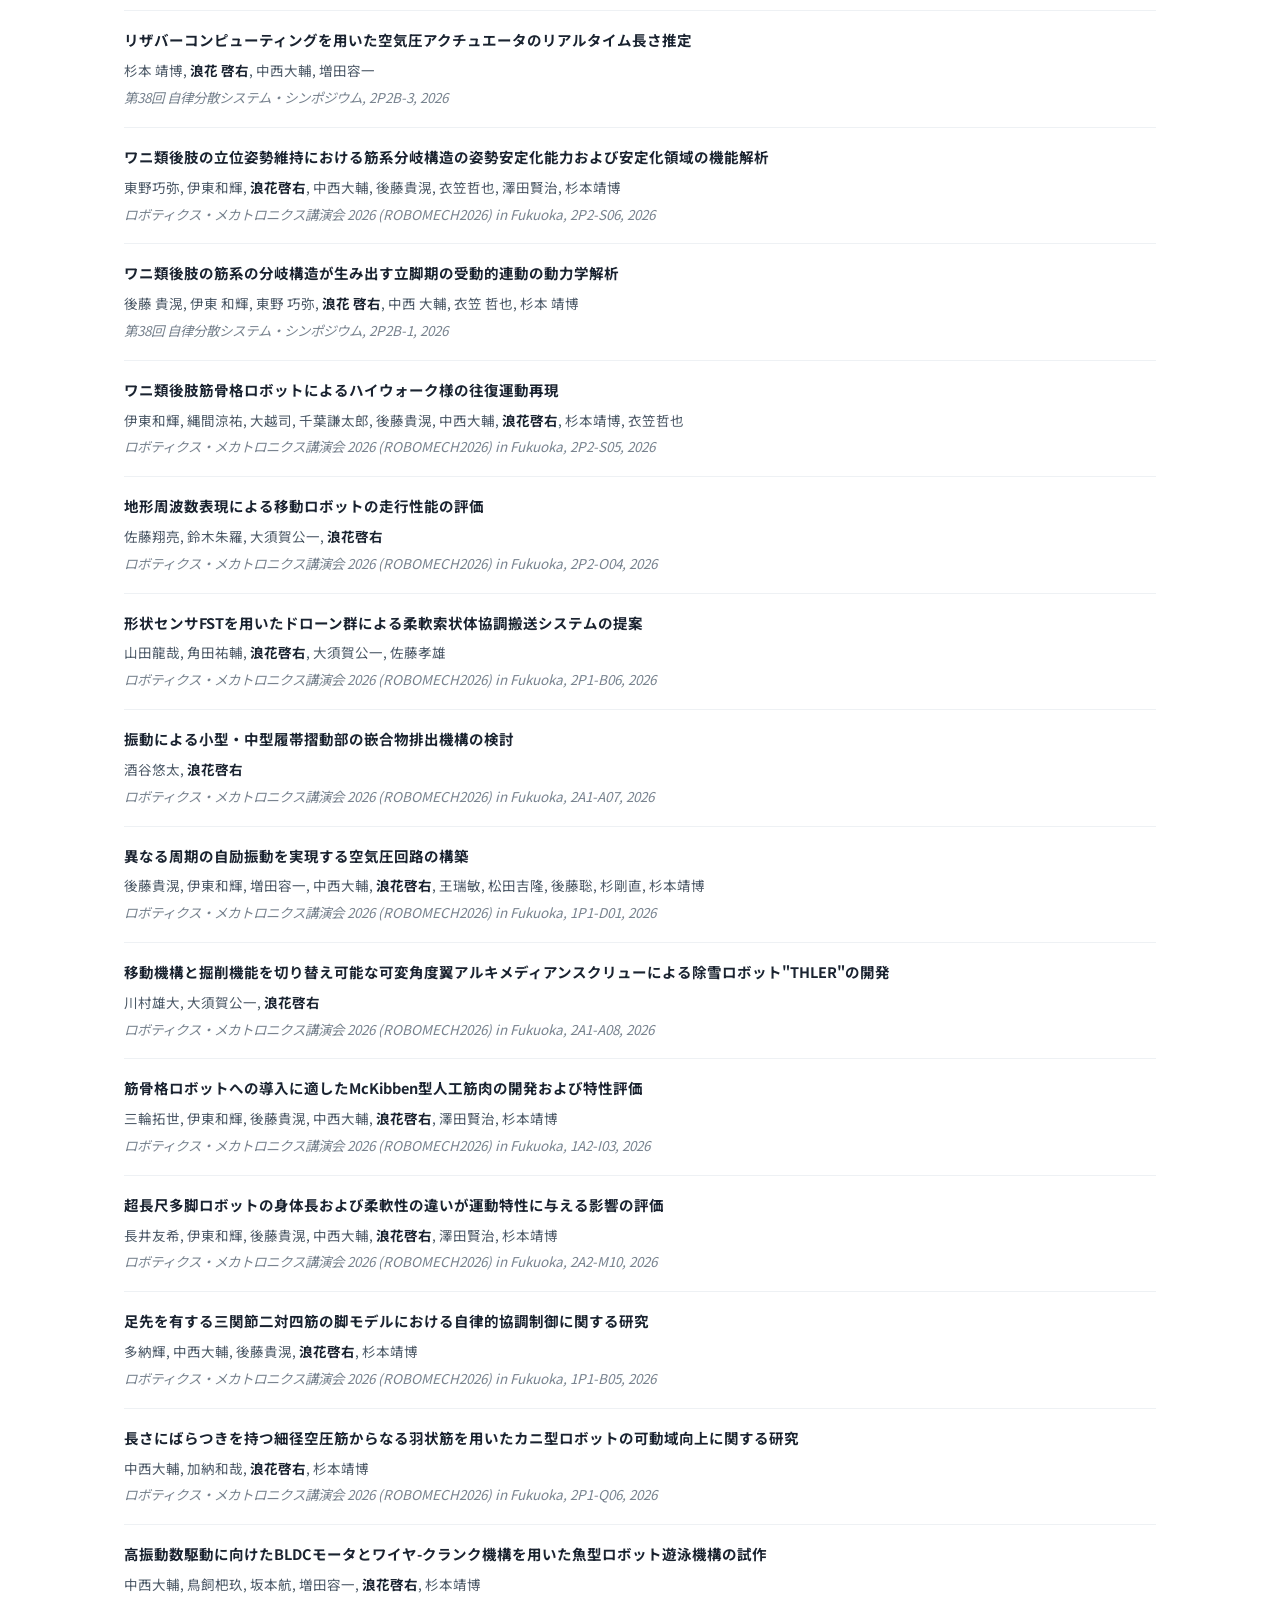
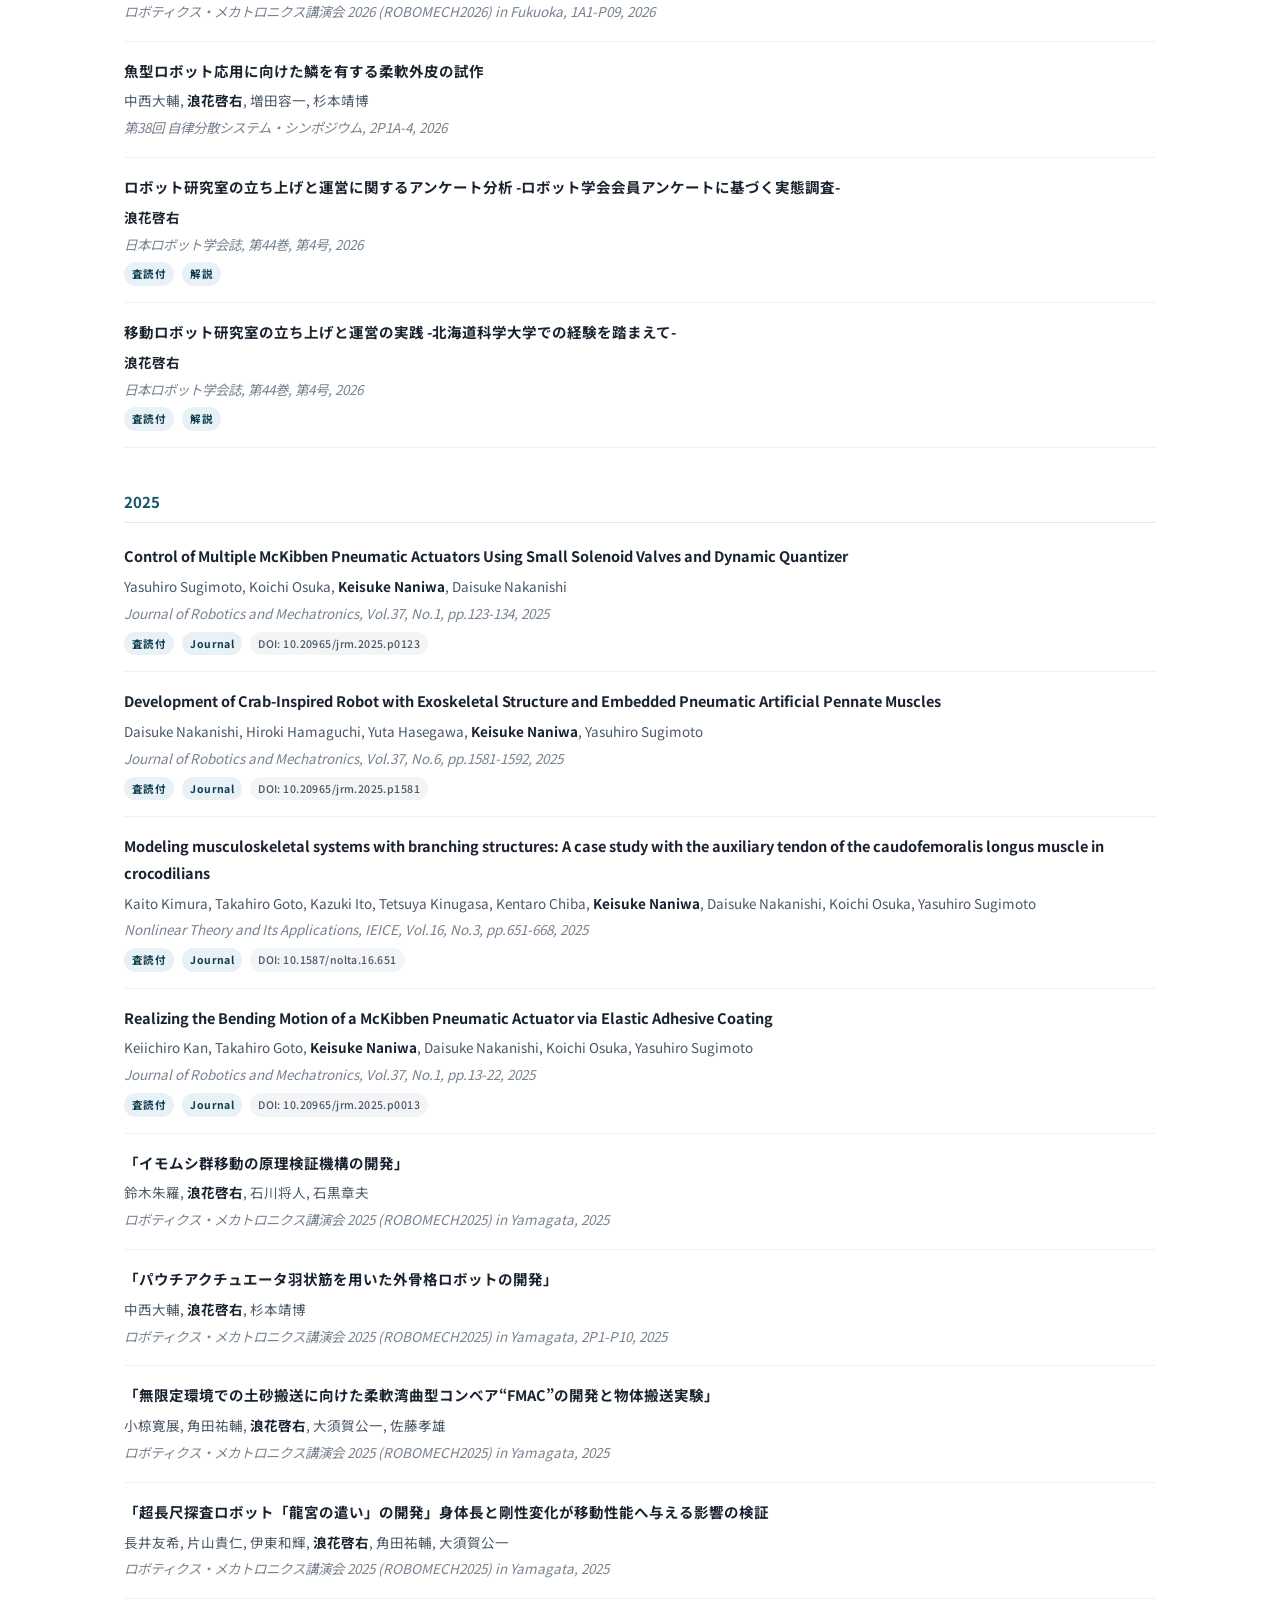
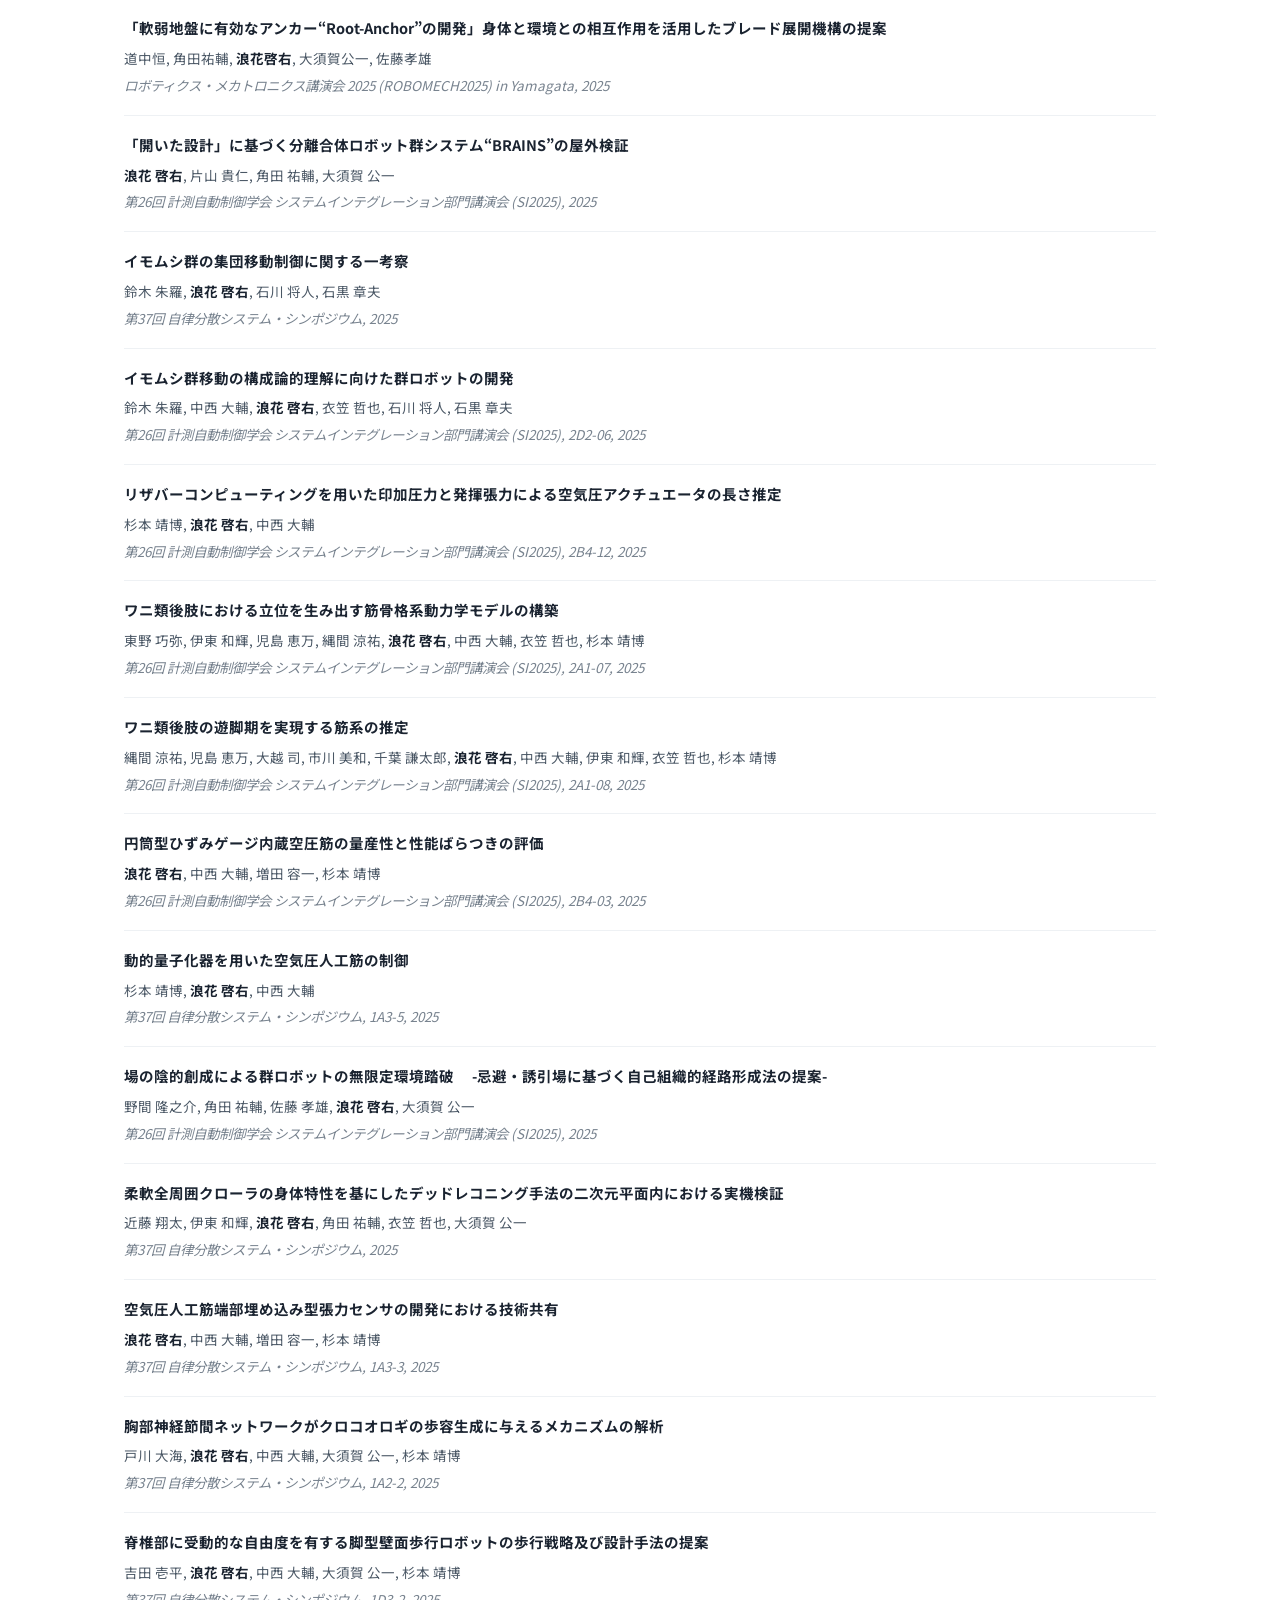
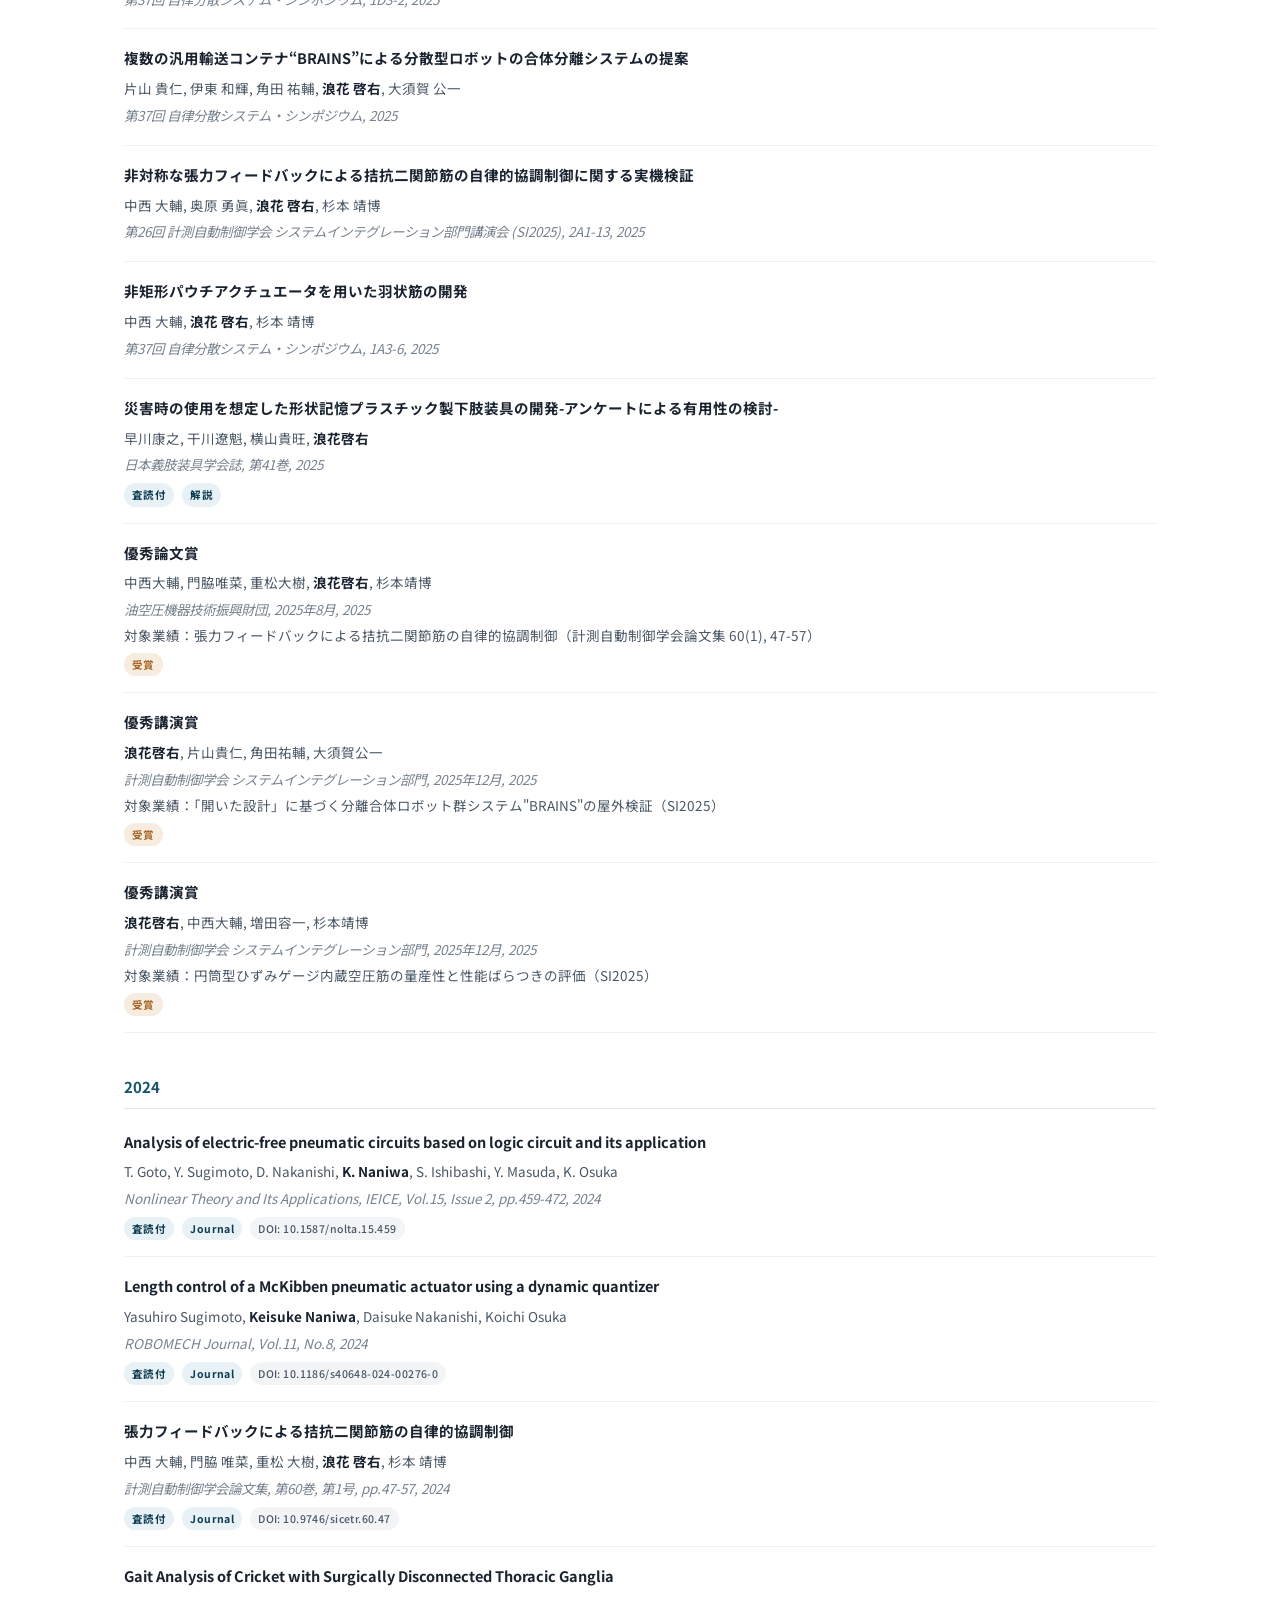
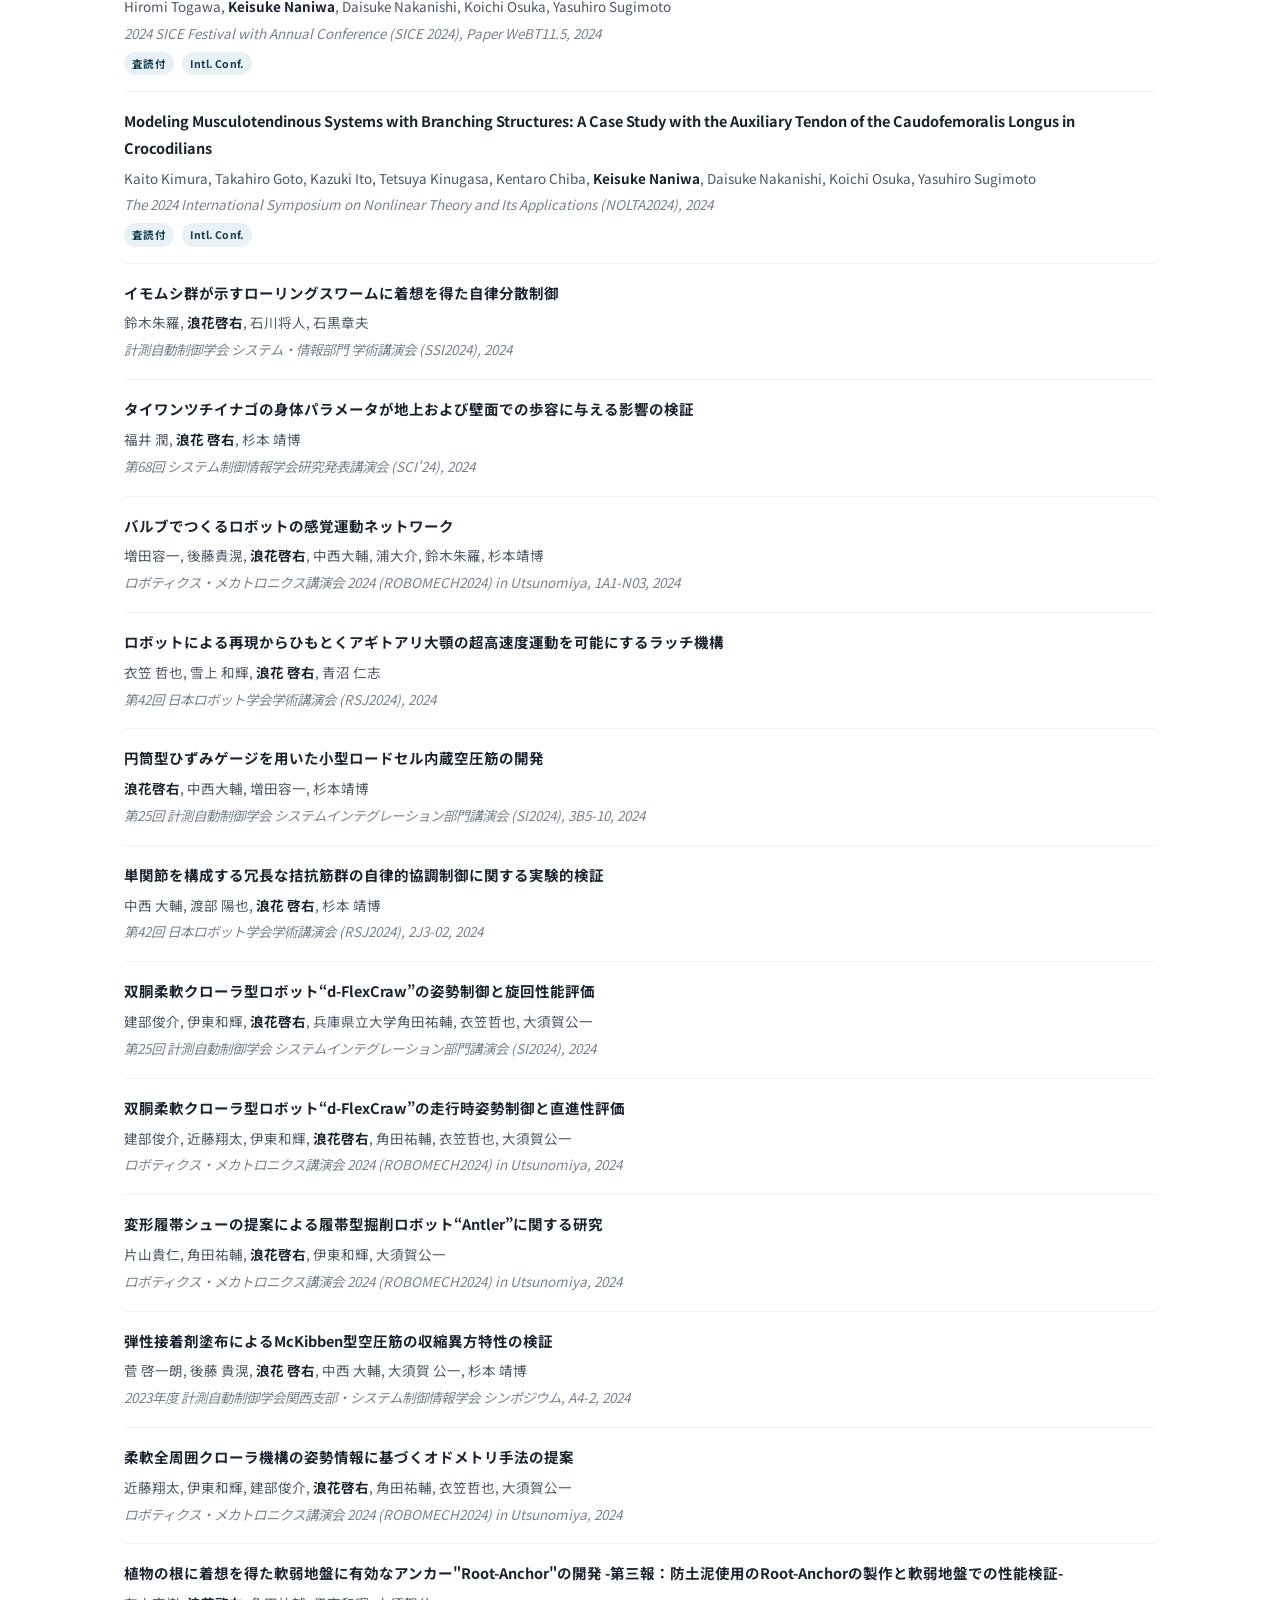
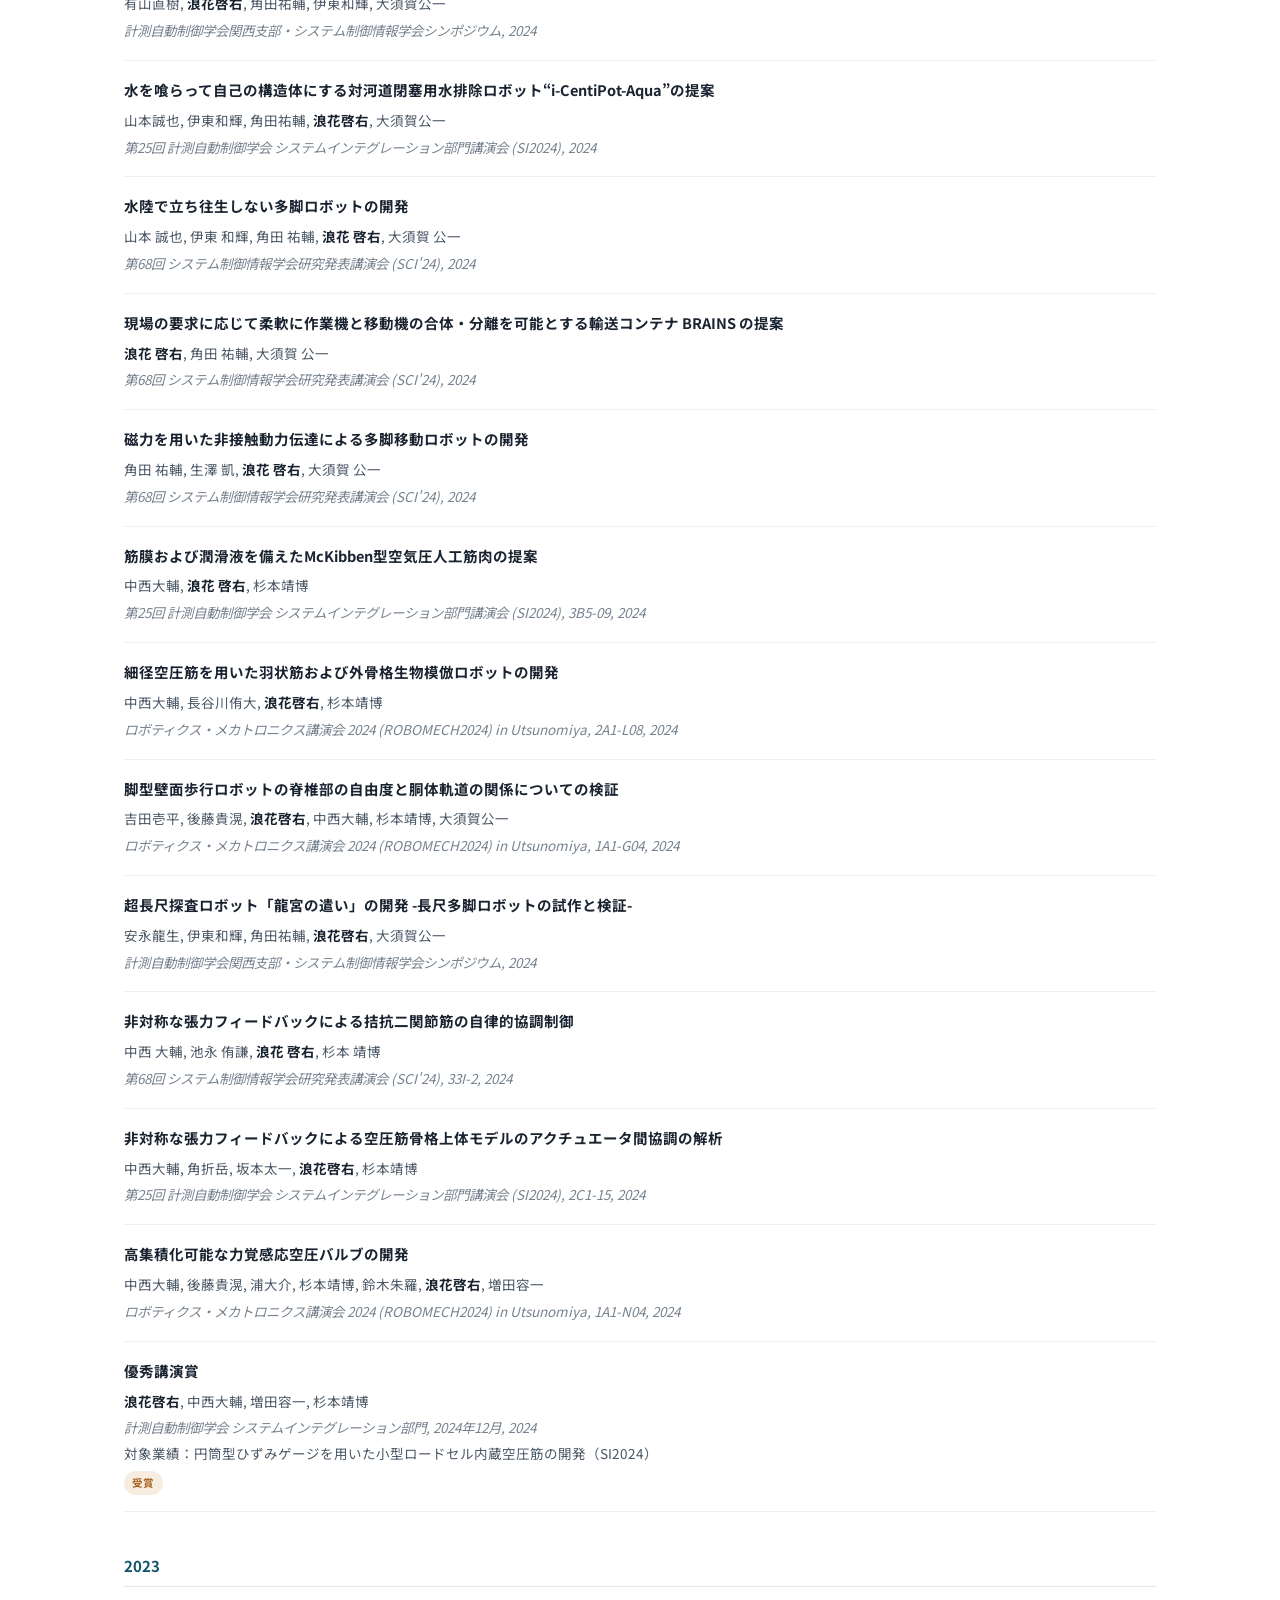
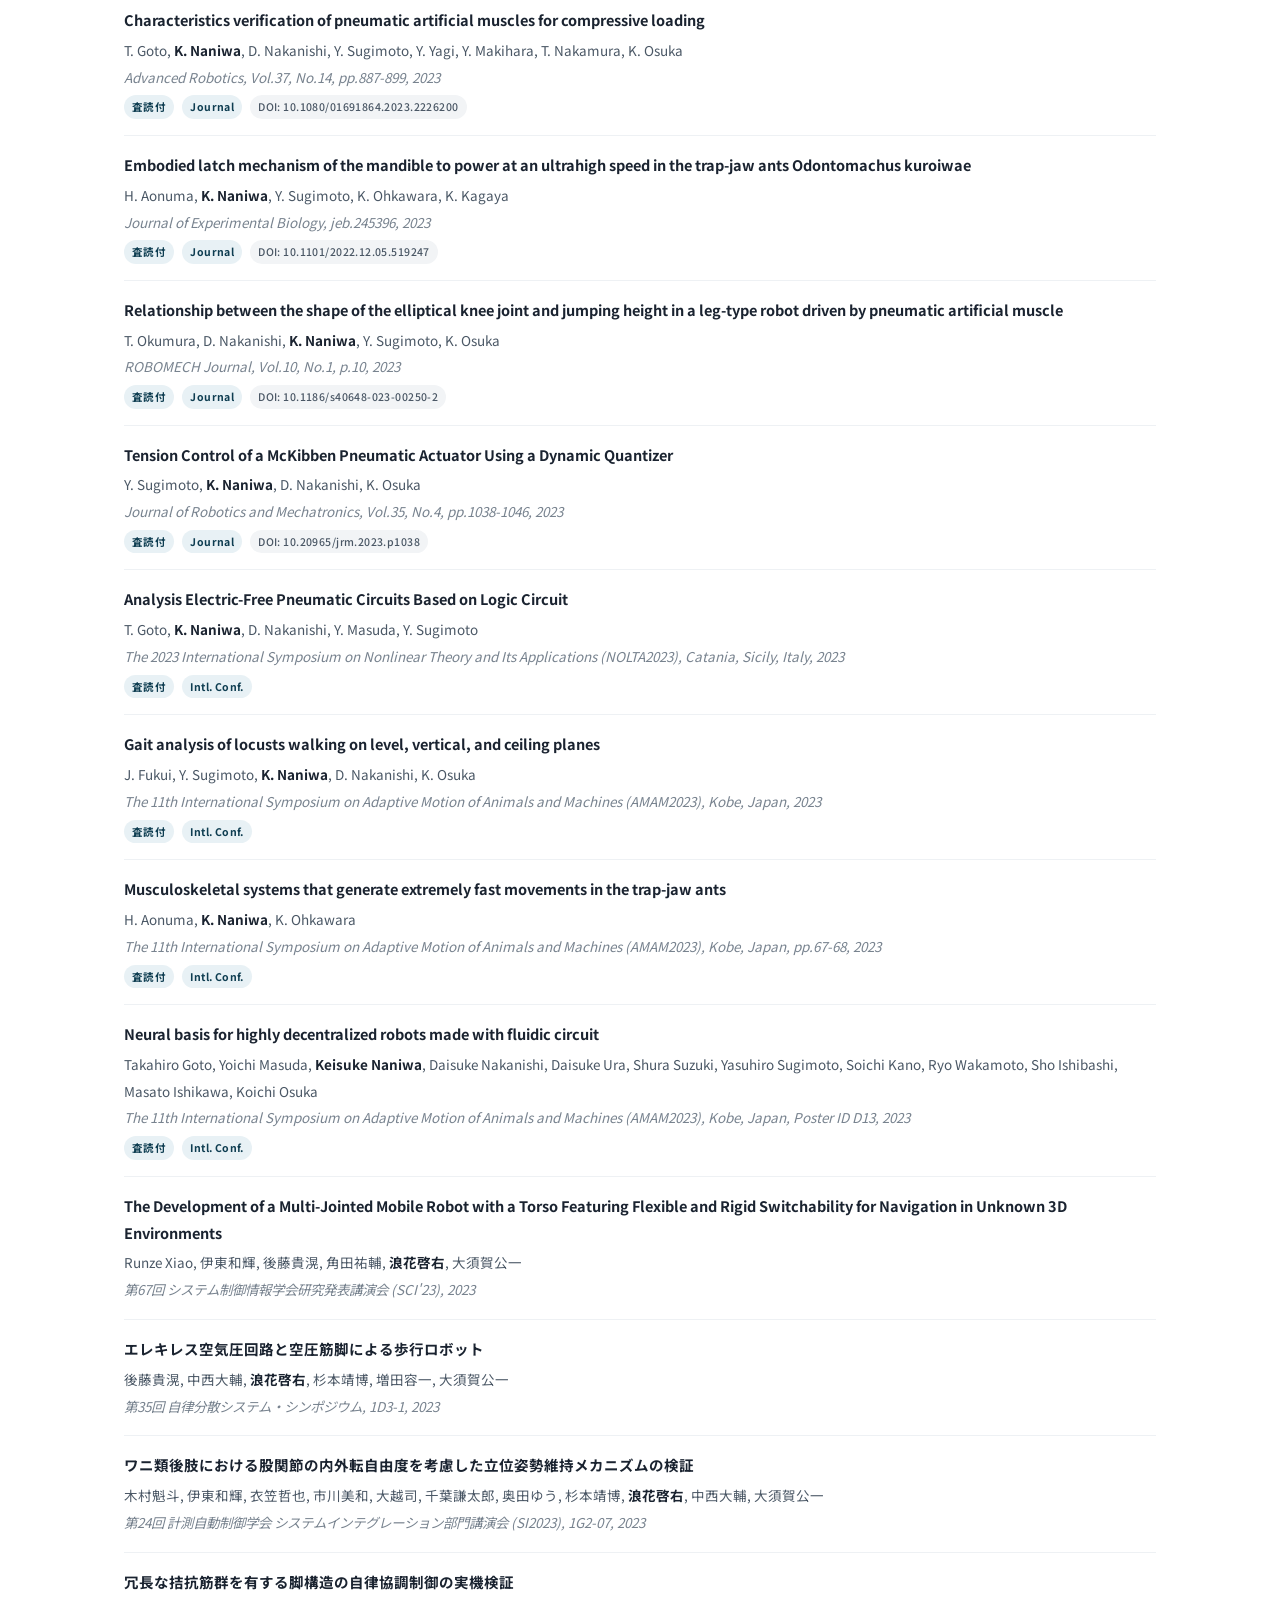
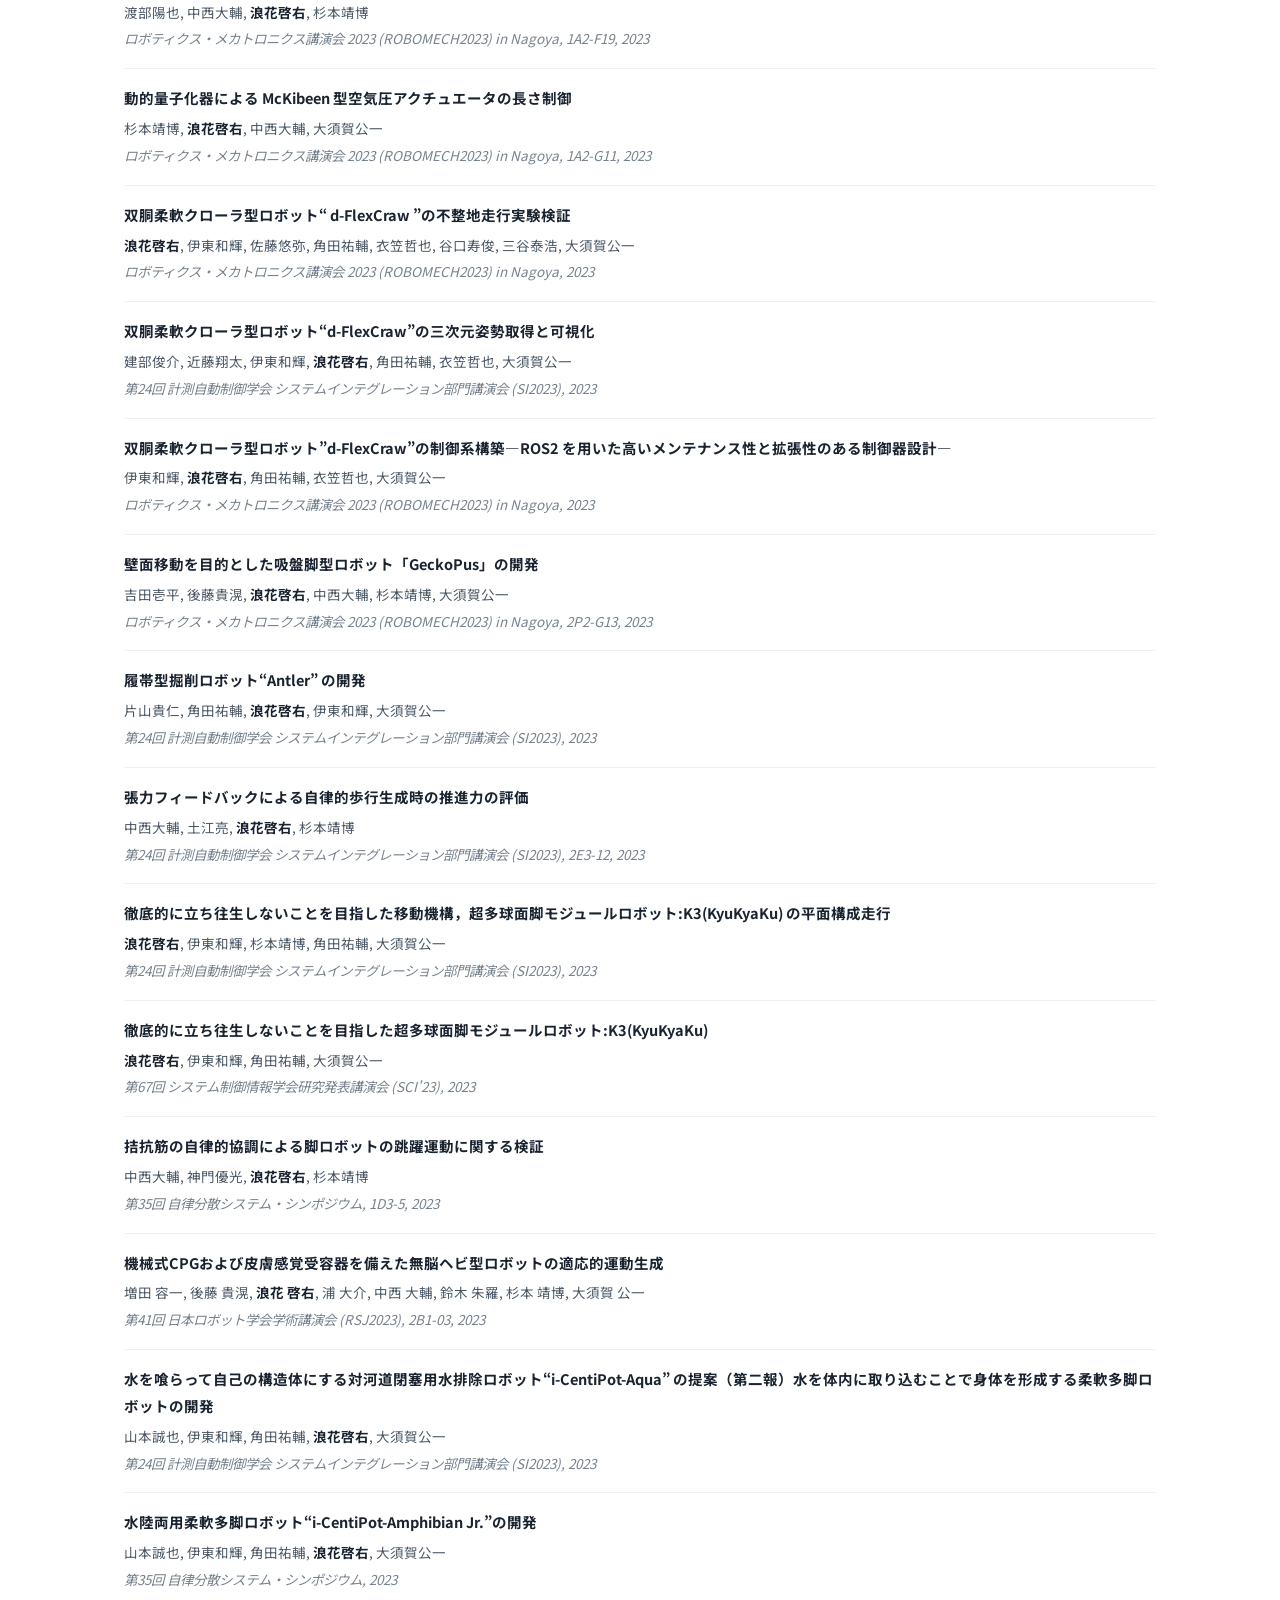
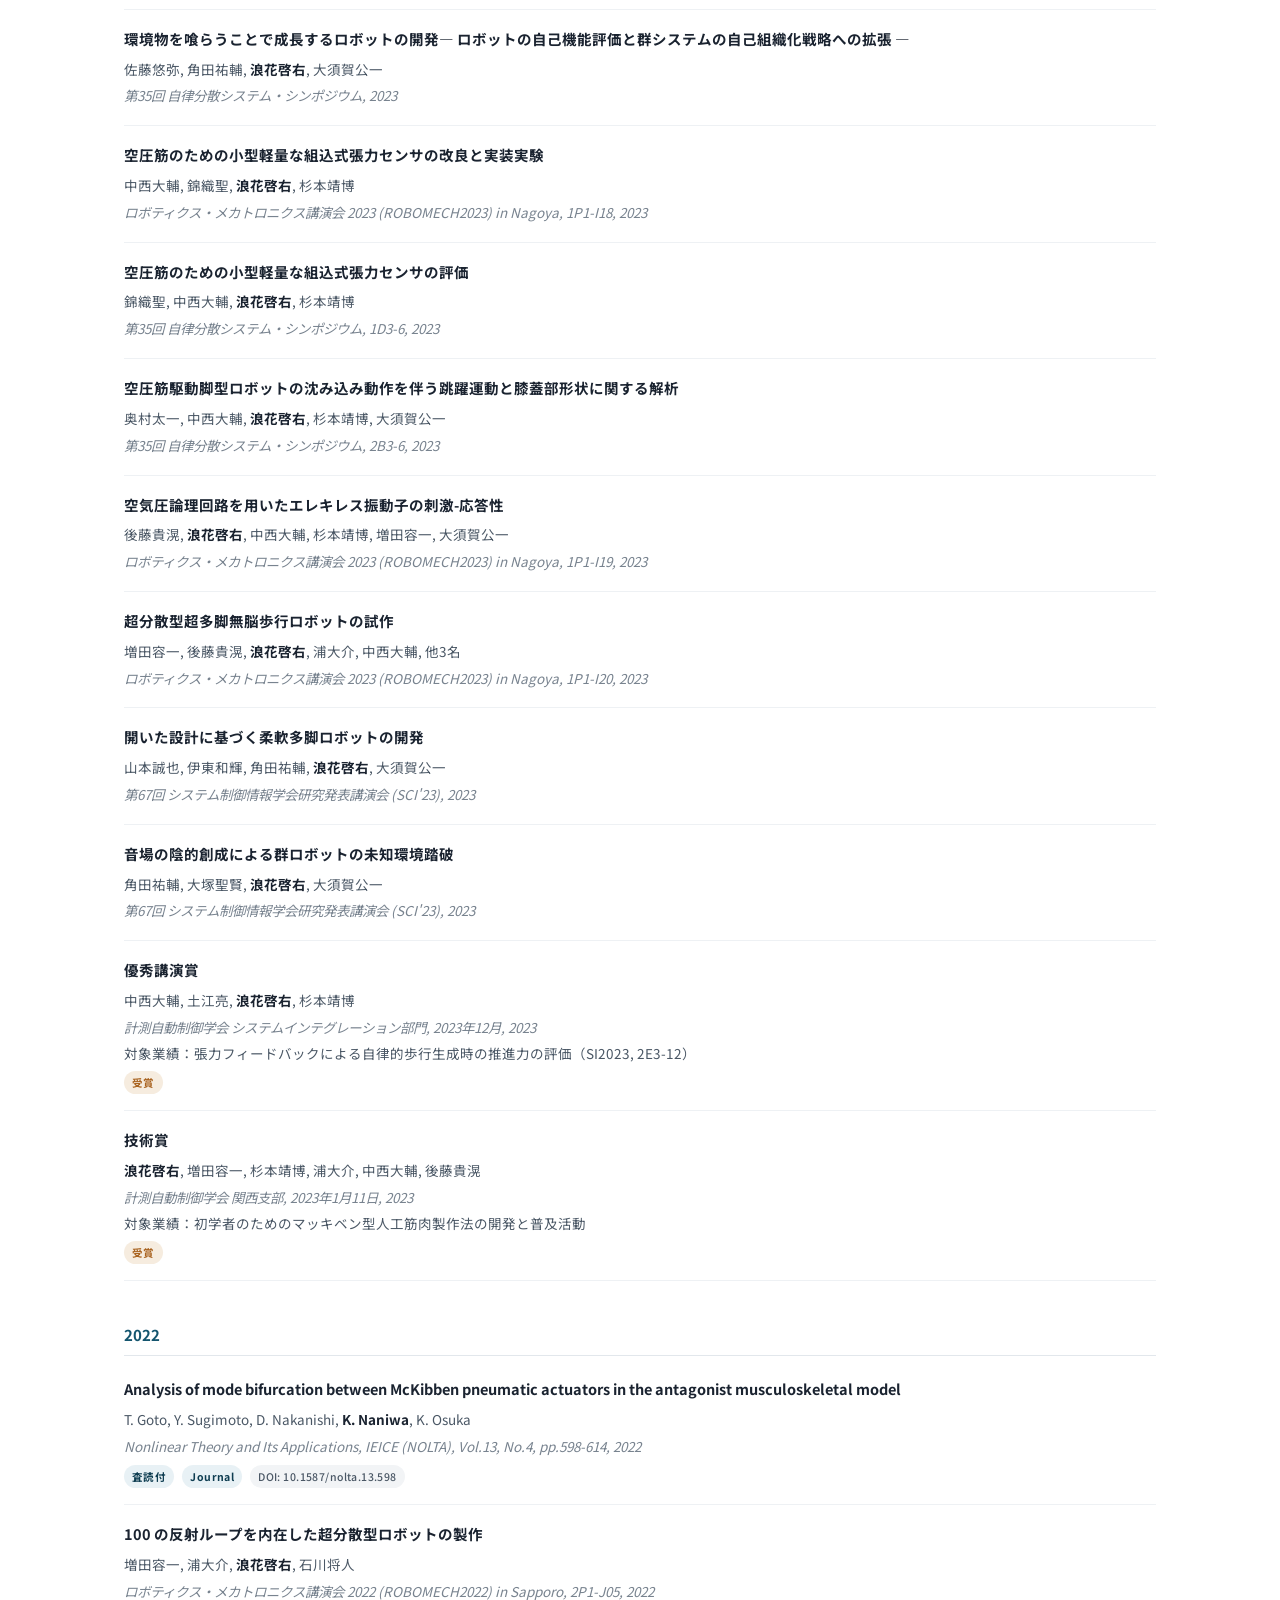
<file: publications.html>
<!DOCTYPE html>
<html lang="ja">
<head>
<meta charset="UTF-8">
<meta name="viewport" content="width=device-width, initial-scale=1">
<title>業績 | フィールドロコモーション研究室 | 北海道科学大学 機械工学科</title>
<meta name="description" content="北海道科学大学 工学部 機械工学科 フィールドロコモーション研究室（浪花研）の公式サイト．生物のロコモーション解析，空気圧人工筋などのソフトアクチュエータ，不整地を走破する移動ロボットの研究を行っています．">
<meta property="og:title" content="業績 | フィールドロコモーション研究室 | 北海道科学大学 機械工学科">
<meta property="og:description" content="北海道科学大学 工学部 機械工学科 フィールドロコモーション研究室（浪花研）の公式サイト．生物のロコモーション解析，空気圧人工筋などのソフトアクチュエータ，不整地を走破する移動ロボットの研究を行っています．">
<meta property="og:type" content="website">
<meta property="og:site_name" content="フィールドロコモーション研究室 | 北海道科学大学 工学部 機械工学科 浪花研究室">
<link rel="preconnect" href="https://fonts.googleapis.com">
<link rel="preconnect" href="https://fonts.gstatic.com" crossorigin>
<link href="https://fonts.googleapis.com/css2?family=Noto+Sans+JP:wght@400;500;700&display=swap" rel="stylesheet">
<link rel="stylesheet" href="assets/style.css">
</head>
<body>

<header class="site-header">
  <div class="wrap header-inner">
    <div class="brand">
      <a href="index.html">
        <span class="brand-ja" data-site="lab">フィールドロコモーション研究室</span>
        <span class="brand-en" data-site="labEn">Field Locomotion Lab</span>
      </a>
    </div>
    <button class="nav-toggle" aria-expanded="false" aria-label="メニュー">MENU</button>
    <nav class="nav">
      <a href="index.html">ホーム</a>
      <a href="research.html">研究内容</a>
      <a href="members.html">メンバー</a>
      <a href="publications.html" aria-current="page">業績</a>
      <a href="news.html">お知らせ</a>
      <a href="join.html">配属を考えている方へ</a>
      <a href="access.html">アクセス</a>
    </nav>
  </div>
</header>

<div class="page-head">
  <div class="wrap">
    <span class="eyebrow">Publications</span>
    <h1>業績</h1>
    <p>査読付学術論文・国際会議・国内学会発表に加え，解説記事と受賞を掲載しています．カテゴリの絞り込みとキーワード検索ができます．</p>
  </div>
</div>

<section class="section" style="padding-top:0">
  <div class="wrap">
    <div class="pub-toolbar">
      <div id="pub-filters" style="display:flex;flex-wrap:wrap;gap:8px"></div>
      <input id="pub-search" class="pub-search" type="search" placeholder="キーワード・著者名・年で検索">
      <span id="pub-count" class="pub-count"></span>
    </div>
    <div id="pub-list"></div>
    <p class="small muted" style="margin-top:40px">
      最新の完全な業績リストは
      <a href="https://researchmap.jp/Naniwa_K" target="_blank" rel="noopener">researchmap</a>
      をご覧ください．
    </p>
  </div>
</section>

<footer class="site-footer">
  <div class="wrap">
    <div class="footer-grid">
      <div>
        <p class="footer-lab"><span data-site="lab">フィールドロコモーション研究室</span></p>
        <p class="footer-addr">
          <span data-site="univ">北海道科学大学</span> <span data-site="dept">工学部 機械工学科</span><br>
          <span data-site="zip">〒006-8585</span> <span data-site="address">北海道札幌市手稲区前田7条15丁目4-1</span><br>
          E-mail：<span data-site="email">naniwa-k [at] hus.ac.jp</span>
        </p>
      </div>
      <div>
        <h4>サイト内</h4>
        <ul>
          <li><a href="research.html">研究内容</a></li>
          <li><a href="members.html">メンバー</a></li>
          <li><a href="publications.html">業績</a></li>
          <li><a href="news.html">お知らせ</a></li>
          <li><a href="join.html">配属を考えている方へ</a></li>
        </ul>
      </div>
      <div>
        <h4>外部リンク</h4>
        <ul>
          <li><a href="https://www.hus.ac.jp/" data-site-href="univUrl" target="_blank" rel="noopener"><span data-site="univ">北海道科学大学</span></a></li>
        </ul>
        <ul data-site-links>
          <li><a href="https://researchmap.jp/Naniwa_K" target="_blank" rel="noopener">researchmap</a></li>
          <li><a href="https://orcid.org/0000-0003-3171-958X" target="_blank" rel="noopener">ORCID</a></li>
        </ul>
      </div>
    </div>
    <div class="footer-bottom">
      <span>&copy; <span data-site="lab">フィールドロコモーション研究室</span> / <span data-site="piEn">Keisuke Naniwa</span>, <span data-site="univEn">Hokkaido University of Science</span></span>
      <span data-site="labEn">Field Locomotion Lab</span>
    </div>
  </div>
</footer>

<script src="assets/site.js"></script>
<script src="assets/publications.js"></script>
</body>
</html>
</file>
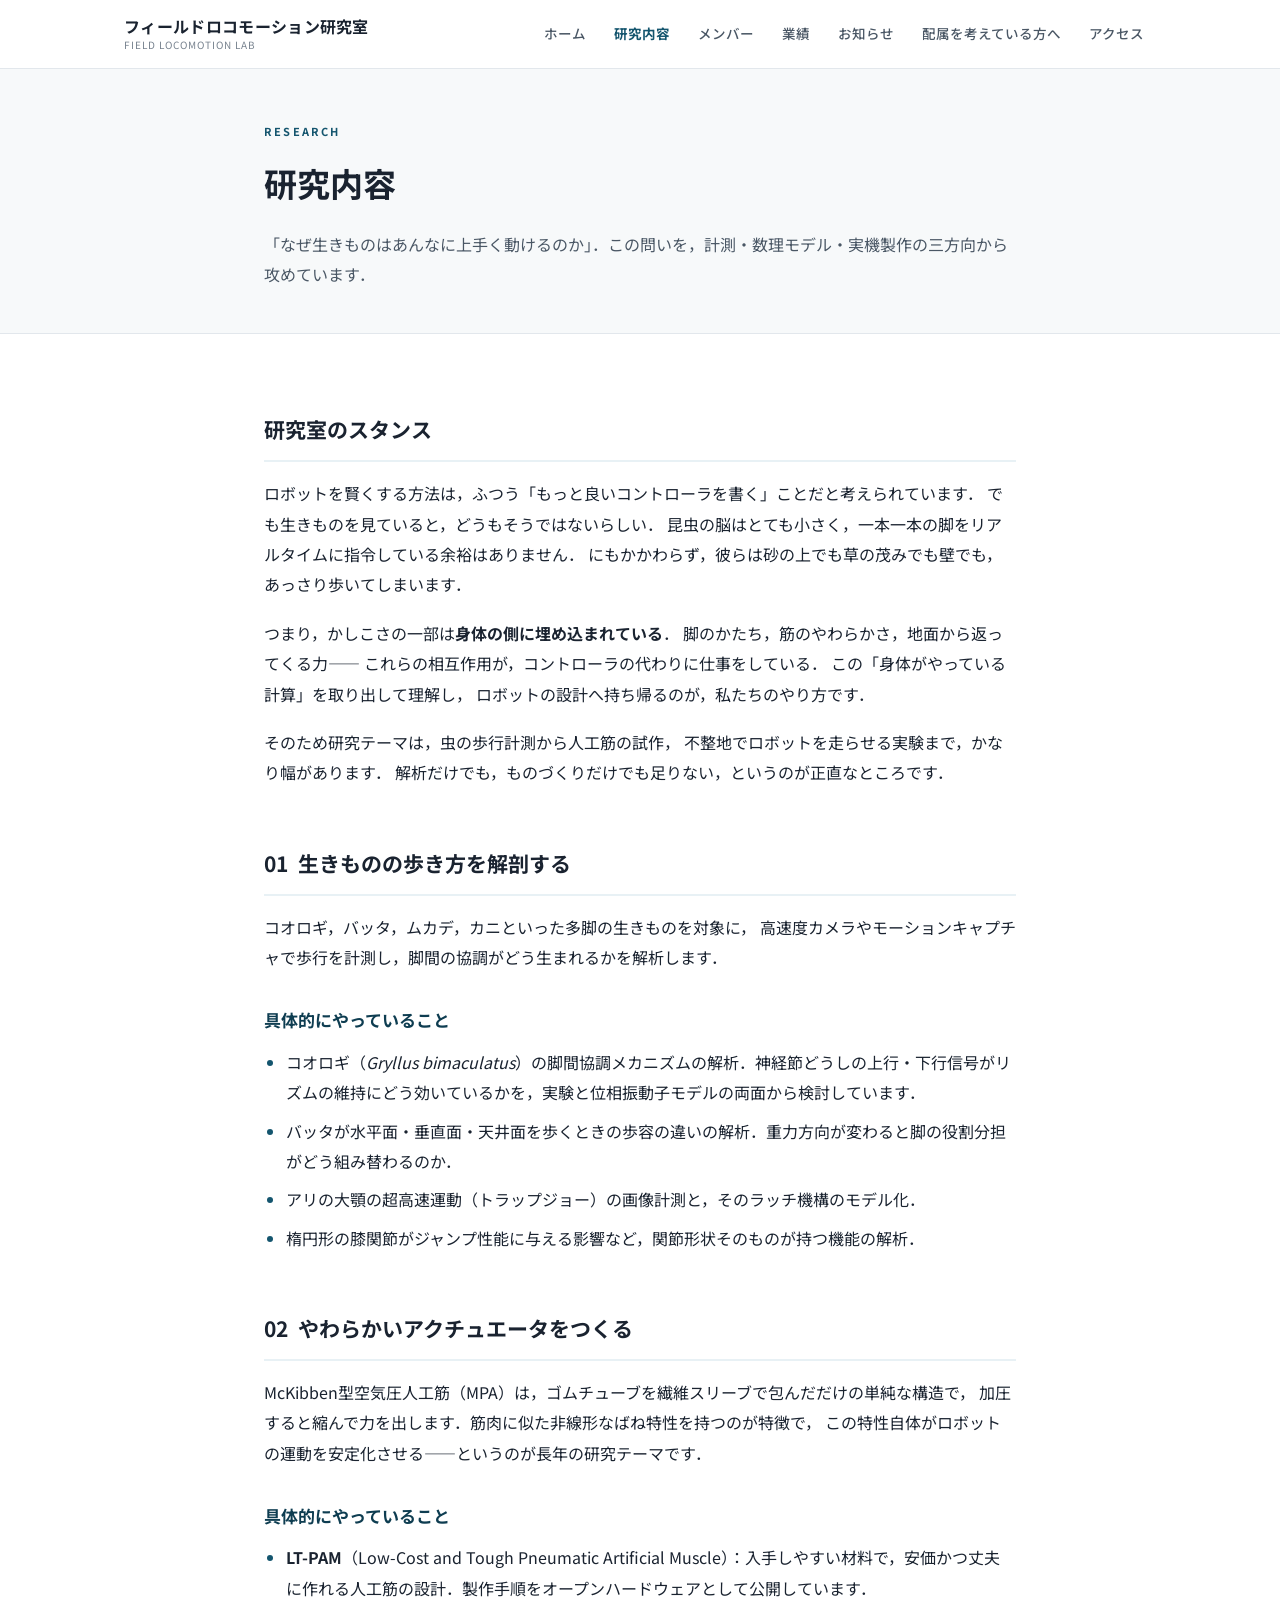
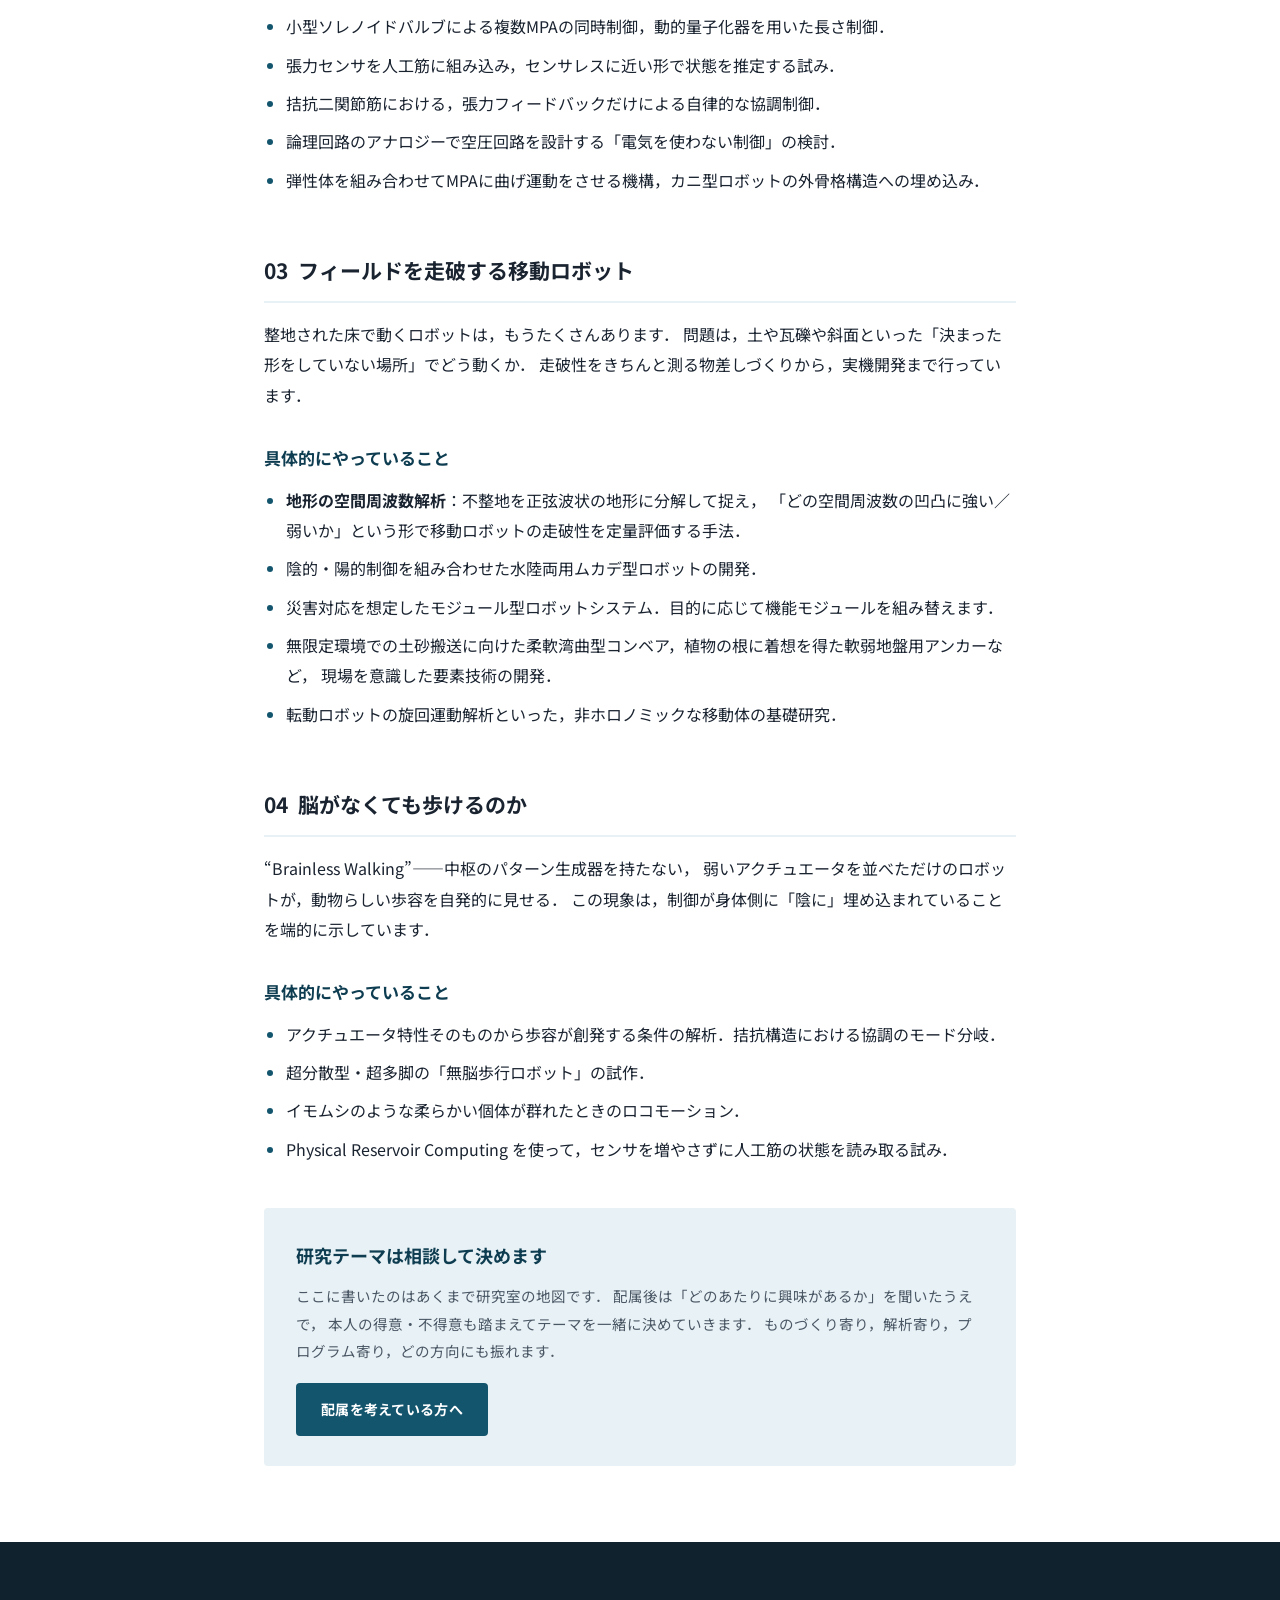
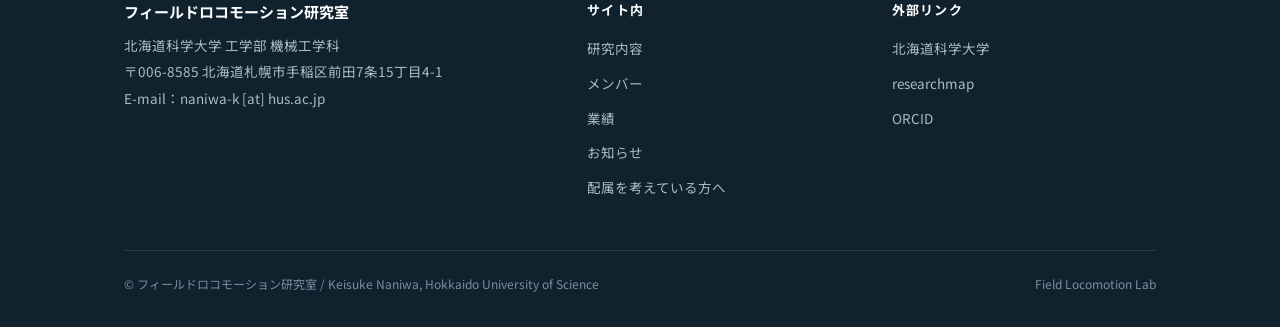
<file: research.html>
<!DOCTYPE html>
<html lang="ja">
<head>
<meta charset="UTF-8">
<meta name="viewport" content="width=device-width, initial-scale=1">
<title>研究内容 | フィールドロコモーション研究室 | 北海道科学大学 機械工学科</title>
<meta name="description" content="北海道科学大学 工学部 機械工学科 フィールドロコモーション研究室（浪花研）の公式サイト．生物のロコモーション解析，空気圧人工筋などのソフトアクチュエータ，不整地を走破する移動ロボットの研究を行っています．">
<meta property="og:title" content="研究内容 | フィールドロコモーション研究室 | 北海道科学大学 機械工学科">
<meta property="og:description" content="北海道科学大学 工学部 機械工学科 フィールドロコモーション研究室（浪花研）の公式サイト．生物のロコモーション解析，空気圧人工筋などのソフトアクチュエータ，不整地を走破する移動ロボットの研究を行っています．">
<meta property="og:type" content="website">
<meta property="og:site_name" content="フィールドロコモーション研究室 | 北海道科学大学 工学部 機械工学科 浪花研究室">
<link rel="preconnect" href="https://fonts.googleapis.com">
<link rel="preconnect" href="https://fonts.gstatic.com" crossorigin>
<link href="https://fonts.googleapis.com/css2?family=Noto+Sans+JP:wght@400;500;700&display=swap" rel="stylesheet">
<link rel="stylesheet" href="assets/style.css">
</head>
<body>

<header class="site-header">
  <div class="wrap header-inner">
    <div class="brand">
      <a href="index.html">
        <span class="brand-ja" data-site="lab">フィールドロコモーション研究室</span>
        <span class="brand-en" data-site="labEn">Field Locomotion Lab</span>
      </a>
    </div>
    <button class="nav-toggle" aria-expanded="false" aria-label="メニュー">MENU</button>
    <nav class="nav">
      <a href="index.html">ホーム</a>
      <a href="research.html" aria-current="page">研究内容</a>
      <a href="members.html">メンバー</a>
      <a href="publications.html">業績</a>
      <a href="news.html">お知らせ</a>
      <a href="join.html">配属を考えている方へ</a>
      <a href="access.html">アクセス</a>
    </nav>
  </div>
</header>

<div class="page-head">
  <div class="wrap narrow">
    <span class="eyebrow">Research</span>
    <h1>研究内容</h1>
    <p>「なぜ生きものはあんなに上手く動けるのか」．この問いを，計測・数理モデル・実機製作の三方向から攻めています．</p>
  </div>
</div>

<section class="section">
  <div class="wrap narrow prose">

    <h2>研究室のスタンス</h2>
    <p>
      ロボットを賢くする方法は，ふつう「もっと良いコントローラを書く」ことだと考えられています．
      でも生きものを見ていると，どうもそうではないらしい．
      昆虫の脳はとても小さく，一本一本の脚をリアルタイムに指令している余裕はありません．
      にもかかわらず，彼らは砂の上でも草の茂みでも壁でも，あっさり歩いてしまいます．
    </p>
    <p>
      つまり，かしこさの一部は<strong>身体の側に埋め込まれている</strong>．
      脚のかたち，筋のやわらかさ，地面から返ってくる力——
      これらの相互作用が，コントローラの代わりに仕事をしている．
      この「身体がやっている計算」を取り出して理解し，
      ロボットの設計へ持ち帰るのが，私たちのやり方です．
    </p>
    <p>
      そのため研究テーマは，虫の歩行計測から人工筋の試作，
      不整地でロボットを走らせる実験まで，かなり幅があります．
      解析だけでも，ものづくりだけでも足りない，というのが正直なところです．
    </p>

    <h2>01 &nbsp;生きものの歩き方を解剖する</h2>
    <p>
      コオロギ，バッタ，ムカデ，カニといった多脚の生きものを対象に，
      高速度カメラやモーションキャプチャで歩行を計測し，脚間の協調がどう生まれるかを解析します．
    </p>
    <h3>具体的にやっていること</h3>
    <ul>
      <li>コオロギ（<i>Gryllus bimaculatus</i>）の脚間協調メカニズムの解析．神経節どうしの上行・下行信号がリズムの維持にどう効いているかを，実験と位相振動子モデルの両面から検討しています．</li>
      <li>バッタが水平面・垂直面・天井面を歩くときの歩容の違いの解析．重力方向が変わると脚の役割分担がどう組み替わるのか．</li>
      <li>アリの大顎の超高速運動（トラップジョー）の画像計測と，そのラッチ機構のモデル化．</li>
      <li>楕円形の膝関節がジャンプ性能に与える影響など，関節形状そのものが持つ機能の解析．</li>
    </ul>

    <h2>02 &nbsp;やわらかいアクチュエータをつくる</h2>
    <p>
      McKibben型空気圧人工筋（MPA）は，ゴムチューブを繊維スリーブで包んだだけの単純な構造で，
      加圧すると縮んで力を出します．筋肉に似た非線形なばね特性を持つのが特徴で，
      この特性自体がロボットの運動を安定化させる——というのが長年の研究テーマです．
    </p>
    <h3>具体的にやっていること</h3>
    <ul>
      <li><strong>LT-PAM</strong>（Low-Cost and Tough Pneumatic Artificial Muscle）：入手しやすい材料で，安価かつ丈夫に作れる人工筋の設計．製作手順をオープンハードウェアとして公開しています．</li>
      <li>小型ソレノイドバルブによる複数MPAの同時制御，動的量子化器を用いた長さ制御．</li>
      <li>張力センサを人工筋に組み込み，センサレスに近い形で状態を推定する試み．</li>
      <li>拮抗二関節筋における，張力フィードバックだけによる自律的な協調制御．</li>
      <li>論理回路のアナロジーで空圧回路を設計する「電気を使わない制御」の検討．</li>
      <li>弾性体を組み合わせてMPAに曲げ運動をさせる機構，カニ型ロボットの外骨格構造への埋め込み．</li>
    </ul>

    <h2>03 &nbsp;フィールドを走破する移動ロボット</h2>
    <p>
      整地された床で動くロボットは，もうたくさんあります．
      問題は，土や瓦礫や斜面といった「決まった形をしていない場所」でどう動くか．
      走破性をきちんと測る物差しづくりから，実機開発まで行っています．
    </p>
    <h3>具体的にやっていること</h3>
    <ul>
      <li><strong>地形の空間周波数解析</strong>：不整地を正弦波状の地形に分解して捉え，
          「どの空間周波数の凹凸に強い／弱いか」という形で移動ロボットの走破性を定量評価する手法．</li>
      <li>陰的・陽的制御を組み合わせた水陸両用ムカデ型ロボットの開発．</li>
      <li>災害対応を想定したモジュール型ロボットシステム．目的に応じて機能モジュールを組み替えます．</li>
      <li>無限定環境での土砂搬送に向けた柔軟湾曲型コンベア，植物の根に着想を得た軟弱地盤用アンカーなど，
          現場を意識した要素技術の開発．</li>
      <li>転動ロボットの旋回運動解析といった，非ホロノミックな移動体の基礎研究．</li>
    </ul>

    <h2>04 &nbsp;脳がなくても歩けるのか</h2>
    <p>
      “Brainless Walking”——中枢のパターン生成器を持たない，
      弱いアクチュエータを並べただけのロボットが，動物らしい歩容を自発的に見せる．
      この現象は，制御が身体側に「陰に」埋め込まれていることを端的に示しています．
    </p>
    <h3>具体的にやっていること</h3>
    <ul>
      <li>アクチュエータ特性そのものから歩容が創発する条件の解析．拮抗構造における協調のモード分岐．</li>
      <li>超分散型・超多脚の「無脳歩行ロボット」の試作．</li>
      <li>イモムシのような柔らかい個体が群れたときのロコモーション．</li>
      <li>Physical Reservoir Computing を使って，センサを増やさずに人工筋の状態を読み取る試み．</li>
    </ul>

    <div class="callout">
      <h3>研究テーマは相談して決めます</h3>
      <p>
        ここに書いたのはあくまで研究室の地図です．
        配属後は「どのあたりに興味があるか」を聞いたうえで，
        本人の得意・不得意も踏まえてテーマを一緒に決めていきます．
        ものづくり寄り，解析寄り，プログラム寄り，どの方向にも振れます．
      </p>
      <p><a class="btn btn-solid" href="join.html">配属を考えている方へ</a></p>
    </div>

  </div>
</section>

<footer class="site-footer">
  <div class="wrap">
    <div class="footer-grid">
      <div>
        <p class="footer-lab"><span data-site="lab">フィールドロコモーション研究室</span></p>
        <p class="footer-addr">
          <span data-site="univ">北海道科学大学</span> <span data-site="dept">工学部 機械工学科</span><br>
          <span data-site="zip">〒006-8585</span> <span data-site="address">北海道札幌市手稲区前田7条15丁目4-1</span><br>
          E-mail：<span data-site="email">naniwa-k [at] hus.ac.jp</span>
        </p>
      </div>
      <div>
        <h4>サイト内</h4>
        <ul>
          <li><a href="research.html">研究内容</a></li>
          <li><a href="members.html">メンバー</a></li>
          <li><a href="publications.html">業績</a></li>
          <li><a href="news.html">お知らせ</a></li>
          <li><a href="join.html">配属を考えている方へ</a></li>
        </ul>
      </div>
      <div>
        <h4>外部リンク</h4>
        <ul>
          <li><a href="https://www.hus.ac.jp/" data-site-href="univUrl" target="_blank" rel="noopener"><span data-site="univ">北海道科学大学</span></a></li>
        </ul>
        <ul data-site-links>
          <li><a href="https://researchmap.jp/Naniwa_K" target="_blank" rel="noopener">researchmap</a></li>
          <li><a href="https://orcid.org/0000-0003-3171-958X" target="_blank" rel="noopener">ORCID</a></li>
        </ul>
      </div>
    </div>
    <div class="footer-bottom">
      <span>&copy; <span data-site="lab">フィールドロコモーション研究室</span> / <span data-site="piEn">Keisuke Naniwa</span>, <span data-site="univEn">Hokkaido University of Science</span></span>
      <span data-site="labEn">Field Locomotion Lab</span>
    </div>
  </div>
</footer>

<script src="assets/site.js"></script>

</body>
</html>
</file>
<file: assets/style.css>
@charset "UTF-8";
/* =========================================================
   フィールドロコモーション研究室（浪花研）
   共通スタイルシート
   色や余白を変えたいときは :root の変数をいじれば全体に効きます．
   ========================================================= */

:root {
  --ink:        #1a2330;
  --ink-soft:   #4a5765;
  --ink-mute:   #78838f;
  --accent:     #14556e;
  --accent-dk:  #0e3d51;
  --accent-lt:  #e8f1f5;
  --earth:      #a8621f;
  --line:       #e2e7ec;
  --line-soft:  #eef1f4;
  --bg:         #ffffff;
  --bg-alt:     #f7f9fa;
  --bg-deep:    #10222e;

  --wrap: 1080px;
  --radius: 4px;
  --sans: "Noto Sans JP", -apple-system, BlinkMacSystemFont, "Segoe UI",
          "Hiragino Kaku Gothic ProN", "Yu Gothic", Meiryo, sans-serif;
  --serif: "Zen Old Mincho", "Hiragino Mincho ProN", "Yu Mincho", serif;
}

*, *::before, *::after { box-sizing: border-box; }

html { scroll-behavior: smooth; }

body {
  margin: 0;
  font-family: var(--sans);
  font-size: 16px;
  line-height: 1.9;
  color: var(--ink);
  background: var(--bg);
  -webkit-font-smoothing: antialiased;
  text-rendering: optimizeLegibility;
}

img { max-width: 100%; height: auto; display: block; }

a { color: var(--accent); text-decoration: none; }
a:hover { text-decoration: underline; }

.wrap { width: 100%; max-width: var(--wrap); margin: 0 auto; padding: 0 24px; }
.narrow { max-width: 800px; }

/* ---------- ヘッダ ---------- */
.site-header {
  position: sticky; top: 0; z-index: 50;
  background: rgba(255,255,255,.94);
  backdrop-filter: saturate(180%) blur(8px);
  border-bottom: 1px solid var(--line);
}
.header-inner {
  display: flex; align-items: center; justify-content: space-between;
  gap: 20px; min-height: 68px;
}
.brand { display: flex; flex-direction: column; line-height: 1.35; flex: 0 0 auto; }
.brand a { color: var(--ink); text-decoration: none; display: flex; flex-direction: column; }
.brand-ja { font-size: 16px; font-weight: 700; letter-spacing: .02em; }
.brand-en { font-size: 10px; overflow: hidden; text-overflow: ellipsis; color: var(--ink-mute); letter-spacing: .1em; text-transform: uppercase; white-space: nowrap; }

.nav { display: flex; align-items: center; gap: 4px; }
.nav a {
  display: block; padding: 8px 12px; font-size: 13.5px; font-weight: 500;
  color: var(--ink-soft); border-radius: var(--radius); white-space: nowrap;
}
.nav a:hover { background: var(--bg-alt); color: var(--accent); text-decoration: none; }
.nav a[aria-current="page"] { color: var(--accent); font-weight: 700; }

.nav-toggle {
  display: none; border: 1px solid var(--line); background: #fff;
  border-radius: var(--radius); padding: 8px 12px; font-size: 13px;
  color: var(--ink-soft); cursor: pointer; font-family: inherit;
}

@media (max-width: 900px) {
  .nav-toggle { display: block; }
  .nav {
    position: absolute; top: 100%; left: 0; right: 0;
    flex-direction: column; align-items: stretch; gap: 0;
    background: #fff; border-bottom: 1px solid var(--line);
    padding: 8px 16px 16px; display: none;
  }
  .nav.open { display: flex; }
  .nav a { padding: 12px 8px; border-bottom: 1px solid var(--line-soft); font-size: 15px; }
}

@media (max-width: 420px) {
  .brand-ja { font-size: 14px; }
  .wrap { padding: 0 18px; }
}

/* ---------- ヒーロー ---------- */
.hero {
  background: var(--bg-deep);
  color: #fff;
  padding: 88px 0 80px;
  position: relative;
  overflow: hidden;
}
.hero::after {
  content: ""; position: absolute; inset: 0;
  background:
    radial-gradient(900px 420px at 78% 18%, rgba(20,85,110,.55), transparent 62%),
    radial-gradient(600px 340px at 10% 92%, rgba(168,98,31,.24), transparent 65%);
  pointer-events: none;
}
.hero .wrap { position: relative; z-index: 1; }
.hero-eyebrow {
  font-size: 11px; letter-spacing: .22em; text-transform: uppercase;
  color: #8fc0d4; margin: 0 0 20px;
}
.hero h1 {
  font-size: clamp(28px, 4.4vw, 44px); line-height: 1.45;
  margin: 0 0 8px; font-weight: 700; letter-spacing: .01em;
}
.hero .hero-en {
  font-size: 13px; letter-spacing: .14em; color: #9fb8c5; margin: 0 0 28px;
}
.hero p.lead {
  font-size: 16.5px; line-height: 2.05; color: #d5e2e9;
  max-width: 46em; margin: 0 0 34px;
}
.hero-actions { display: flex; flex-wrap: wrap; gap: 12px; }

/* ---------- ボタン ---------- */
.btn {
  display: inline-block; padding: 12px 24px; border-radius: var(--radius);
  font-size: 14px; font-weight: 700; letter-spacing: .02em;
  border: 1px solid transparent; cursor: pointer; font-family: inherit;
}
.btn:hover { text-decoration: none; }
.btn-primary { background: #fff; color: var(--bg-deep); }
.btn-primary:hover { background: #e8f1f5; }
.btn-ghost { border-color: rgba(255,255,255,.35); color: #fff; }
.btn-ghost:hover { border-color: #fff; background: rgba(255,255,255,.08); }
.btn-solid { background: var(--accent); color: #fff; }
.btn-solid:hover { background: var(--accent-dk); }
.btn-line { border-color: var(--line); color: var(--ink-soft); background: #fff; }
.btn-line:hover { border-color: var(--accent); color: var(--accent); }

/* ---------- セクション ---------- */
.section { padding: 76px 0; }
.section-alt { background: var(--bg-alt); border-top: 1px solid var(--line); border-bottom: 1px solid var(--line); }

.section-head { margin: 0 0 40px; }
.section-head .eyebrow {
  display: block; font-size: 11px; letter-spacing: .2em; text-transform: uppercase;
  color: var(--accent); font-weight: 700; margin-bottom: 10px;
}
.section-head h2 { font-size: clamp(22px, 3vw, 29px); margin: 0; line-height: 1.5; font-weight: 700; }
.section-head p { color: var(--ink-soft); margin: 14px 0 0; max-width: 46em; }

/* ---------- ページ見出し ---------- */
.page-head {
  border-bottom: 1px solid var(--line);
  background: var(--bg-alt);
  padding: 52px 0 44px;
}
.page-head .eyebrow {
  display: block; font-size: 11px; letter-spacing: .2em; text-transform: uppercase;
  color: var(--accent); font-weight: 700; margin-bottom: 10px;
}
.page-head h1 { font-size: clamp(24px, 3.4vw, 33px); margin: 0; font-weight: 700; }
.page-head p { color: var(--ink-soft); margin: 14px 0 0; max-width: 48em; }

/* ---------- 本文 ---------- */
.prose h2 {
  font-size: 21px; margin: 56px 0 16px; padding-bottom: 10px;
  border-bottom: 2px solid var(--accent-lt); font-weight: 700;
}
.prose h2:first-child { margin-top: 0; }
.prose h3 { font-size: 17px; margin: 32px 0 10px; color: var(--accent-dk); font-weight: 700; }
.prose p { margin: 0 0 18px; }
.prose ul, .prose ol { margin: 0 0 18px; padding-left: 1.4em; }
.prose li { margin-bottom: 8px; }
.prose li::marker { color: var(--accent); }

/* ---------- カードグリッド ---------- */
.grid { display: grid; gap: 22px; }
.grid-2 { grid-template-columns: repeat(2, minmax(0, 1fr)); }
@media (max-width: 780px) { .grid-2 { grid-template-columns: 1fr; } }
.grid-3 { grid-template-columns: repeat(auto-fit, minmax(260px, 1fr)); }

.card {
  background: #fff; border: 1px solid var(--line); border-radius: var(--radius);
  padding: 28px; display: flex; flex-direction: column;
}
.card .num {
  font-size: 11px; letter-spacing: .18em; color: var(--accent);
  font-weight: 700; margin-bottom: 12px;
}
.card h3 { margin: 0 0 12px; font-size: 17.5px; line-height: 1.65; font-weight: 700; }
.card p { margin: 0 0 14px; color: var(--ink-soft); font-size: 14.5px; line-height: 1.95; }
.card p:last-child { margin-bottom: 0; }
.card .tags { margin-top: auto; padding-top: 14px; }

.tag {
  display: inline-block; font-size: 11.5px; padding: 3px 9px; margin: 0 6px 6px 0;
  background: var(--accent-lt); color: var(--accent-dk); border-radius: 100px;
}
.tag-earth { background: #f7ece1; color: var(--earth); }

/* ---------- News ---------- */
.news-list { list-style: none; margin: 0; padding: 0; }
.news-list li {
  display: grid; grid-template-columns: 108px 88px 1fr; gap: 16px;
  align-items: baseline; padding: 18px 0; border-bottom: 1px solid var(--line-soft);
}
.news-list li:first-child { border-top: 1px solid var(--line-soft); }
.news-date { font-size: 13px; color: var(--ink-mute); font-variant-numeric: tabular-nums; }
.news-cat {
  font-size: 11px; text-align: center; padding: 2px 8px; border-radius: 100px;
  background: var(--accent-lt); color: var(--accent-dk); white-space: nowrap;
}
.news-cat.paper { background: #e8f1f5; color: var(--accent-dk); }
.news-cat.award { background: #fbf0dc; color: #8a5a10; }
.news-cat.event { background: #eaf2e8; color: #3f6b39; }
.news-cat.lab   { background: #f2eef7; color: #5b4a7a; }
.news-body { font-size: 15px; line-height: 1.85; }
.news-body .sub { display: block; color: var(--ink-mute); font-size: 13px; margin-top: 4px; }

@media (max-width: 700px) {
  .news-list li { grid-template-columns: 1fr; gap: 6px; }
  .news-cat { justify-self: start; }
}

/* ---------- 業績 ---------- */
.pub-toolbar {
  display: flex; flex-wrap: wrap; gap: 10px; align-items: center;
  padding: 16px 0 24px; border-bottom: 1px solid var(--line);
  position: sticky; top: 68px; background: rgba(255,255,255,.96);
  backdrop-filter: blur(6px); z-index: 20;
}
.filter-btn {
  padding: 7px 15px; font-size: 13px; border: 1px solid var(--line);
  background: #fff; border-radius: 100px; cursor: pointer; color: var(--ink-soft);
  font-family: inherit;
}
.filter-btn:hover { border-color: var(--accent); color: var(--accent); }
.filter-btn.active { background: var(--accent); border-color: var(--accent); color: #fff; font-weight: 700; }
.pub-search {
  flex: 1 1 200px; min-width: 180px; padding: 8px 14px; font-size: 13.5px;
  border: 1px solid var(--line); border-radius: 100px; font-family: inherit;
  color: var(--ink);
}
.pub-search:focus { outline: 2px solid var(--accent-lt); border-color: var(--accent); }
.pub-count { font-size: 13px; color: var(--ink-mute); margin-left: auto; }

.pub-year {
  font-size: 15px; font-weight: 700; color: var(--accent);
  margin: 40px 0 4px; padding-bottom: 6px; border-bottom: 1px solid var(--line);
  font-variant-numeric: tabular-nums;
}
.pub-list { list-style: none; margin: 0; padding: 0; counter-reset: pub; }
.pub-item { padding: 16px 0; border-bottom: 1px solid var(--line-soft); font-size: 14.5px; line-height: 1.85; }
.pub-item .t { font-weight: 700; display: block; margin-bottom: 3px; }
.pub-item .a { color: var(--ink-soft); font-size: 13.5px; }
.pub-item .a .me { color: var(--ink); font-weight: 700; }
.pub-item .v { color: var(--ink-mute); font-size: 13.5px; font-style: italic; }
.pub-item .meta { margin-top: 5px; display: flex; flex-wrap: wrap; gap: 8px; align-items: center; }
.badge {
  font-size: 10.5px; padding: 2px 8px; border-radius: 100px;
  background: var(--accent-lt); color: var(--accent-dk); font-weight: 700; letter-spacing: .04em;
}
.badge-doi { background: #f2f4f6; color: var(--ink-soft); font-weight: 500; }
.badge-doi:hover { background: var(--accent); color: #fff; text-decoration: none; }

/* ---------- メンバー ---------- */
.member-lead {
  display: grid; grid-template-columns: 220px 1fr; gap: 36px; align-items: start;
  padding: 4px 0 8px;
}
.member-photo {
  width: 100%; aspect-ratio: 3/4; object-fit: cover;
  background: var(--bg-alt); border: 1px solid var(--line); border-radius: var(--radius);
}
.photo-ph {
  display: flex; align-items: center; justify-content: center;
  color: var(--ink-mute); font-size: 12px; text-align: center; padding: 12px;
}
.member-name { font-size: 23px; margin: 0 0 2px; font-weight: 700; }
.member-name .en { font-size: 12.5px; color: var(--ink-mute); letter-spacing: .1em; display: block; margin-top: 4px; font-weight: 400; }
.member-role { color: var(--accent); font-size: 14px; font-weight: 700; margin: 10px 0 18px; }

.dl { display: grid; grid-template-columns: 116px 1fr; gap: 8px 18px; font-size: 14px; margin: 0; }
.dl dt { color: var(--ink-mute); font-size: 13px; }
.dl dd { margin: 0; }

@media (max-width: 640px) {
  .member-lead { grid-template-columns: 1fr; }
  .member-photo { max-width: 200px; }
  .dl { grid-template-columns: 1fr; gap: 2px 0; }
  .dl dd { margin-bottom: 12px; }
}

.roster { list-style: none; margin: 0; padding: 0; }
.roster li {
  display: flex; flex-wrap: wrap; gap: 8px 14px; align-items: baseline;
  padding: 13px 0; border-bottom: 1px solid var(--line-soft);
}
.roster .grade {
  font-size: 12px; min-width: 76px; color: var(--accent-dk);
  background: var(--accent-lt); padding: 2px 9px; border-radius: 100px; text-align: center;
}
.roster .who { font-weight: 700; font-size: 15px; }
.roster .theme { color: var(--ink-soft); font-size: 13.5px; }

/* ---------- 数字 ---------- */
.stats { display: grid; grid-template-columns: repeat(auto-fit, minmax(150px, 1fr)); gap: 2px; background: var(--line); border: 1px solid var(--line); border-radius: var(--radius); overflow: hidden; }
.stat { background: #fff; padding: 26px 20px; text-align: center; }
.stat .n { font-size: 30px; font-weight: 700; color: var(--accent); line-height: 1.2; font-variant-numeric: tabular-nums; }
.stat .l { font-size: 12.5px; color: var(--ink-mute); margin-top: 6px; }

/* ---------- Q&A ---------- */
.qa { border-top: 1px solid var(--line); }
.qa details { border-bottom: 1px solid var(--line); }
.qa summary {
  padding: 18px 36px 18px 0; cursor: pointer; font-weight: 700; font-size: 15.5px;
  list-style: none; position: relative;
}
.qa summary::-webkit-details-marker { display: none; }
.qa summary::after {
  content: "＋"; position: absolute; right: 4px; top: 50%; transform: translateY(-50%);
  color: var(--accent); font-weight: 400;
}
.qa details[open] summary::after { content: "－"; }
.qa summary:hover { color: var(--accent); }
.qa .answer { padding: 0 0 22px; color: var(--ink-soft); font-size: 14.5px; line-height: 2; }
.qa .answer p { margin: 0 0 12px; }
.qa .answer p:last-child { margin-bottom: 0; }

/* ---------- 注記 ---------- */
.note {
  background: #fffbf2; border: 1px solid #f0e0c4; border-left: 3px solid var(--earth);
  padding: 16px 20px; border-radius: var(--radius); font-size: 13.5px;
  color: #6b5325; line-height: 1.9; margin: 0 0 28px;
}
.note strong { color: #4d3b16; }

.callout {
  background: var(--accent-lt); border-radius: var(--radius);
  padding: 30px 32px; margin: 44px 0 0;
}
.callout h3 { margin: 0 0 10px; font-size: 18px; color: var(--accent-dk); }
.callout p { margin: 0 0 18px; color: var(--ink-soft); font-size: 14.5px; }
.callout p:last-child { margin-bottom: 0; }

/* ---------- フッタ ---------- */
.site-footer {
  background: var(--bg-deep); color: #a9bcc7; padding: 56px 0 32px;
  font-size: 13.5px; margin-top: 0;
}
.footer-grid { display: grid; grid-template-columns: 1.6fr 1fr 1fr; gap: 40px; margin-bottom: 40px; }
.site-footer h4 { color: #fff; font-size: 13px; letter-spacing: .1em; margin: 0 0 14px; font-weight: 700; }
.site-footer a { color: #a9bcc7; }
.site-footer a:hover { color: #fff; }
.site-footer ul { list-style: none; margin: 0; padding: 0; }
.site-footer li { margin-bottom: 9px; }
.footer-lab { color: #fff; font-weight: 700; font-size: 15px; margin: 0 0 6px; }
.footer-addr { line-height: 1.95; margin: 0; }
.footer-bottom {
  border-top: 1px solid rgba(255,255,255,.12); padding-top: 22px;
  font-size: 12px; color: #78909d; display: flex; flex-wrap: wrap; gap: 12px; justify-content: space-between;
}
@media (max-width: 760px) { .footer-grid { grid-template-columns: 1fr; gap: 28px; } }

/* ---------- ユーティリティ ---------- */
.mt0 { margin-top: 0; }
.center { text-align: center; }
.muted { color: var(--ink-mute); }
.small { font-size: 13px; }
.hr { border: 0; border-top: 1px solid var(--line); margin: 48px 0; }

.badge-award { background: #f6ecdf; color: var(--earth); }

@media print {
  .site-header, .site-footer, .pub-toolbar, .hero-actions { display: none; }
  body { font-size: 10.5pt; }
}
</file>
